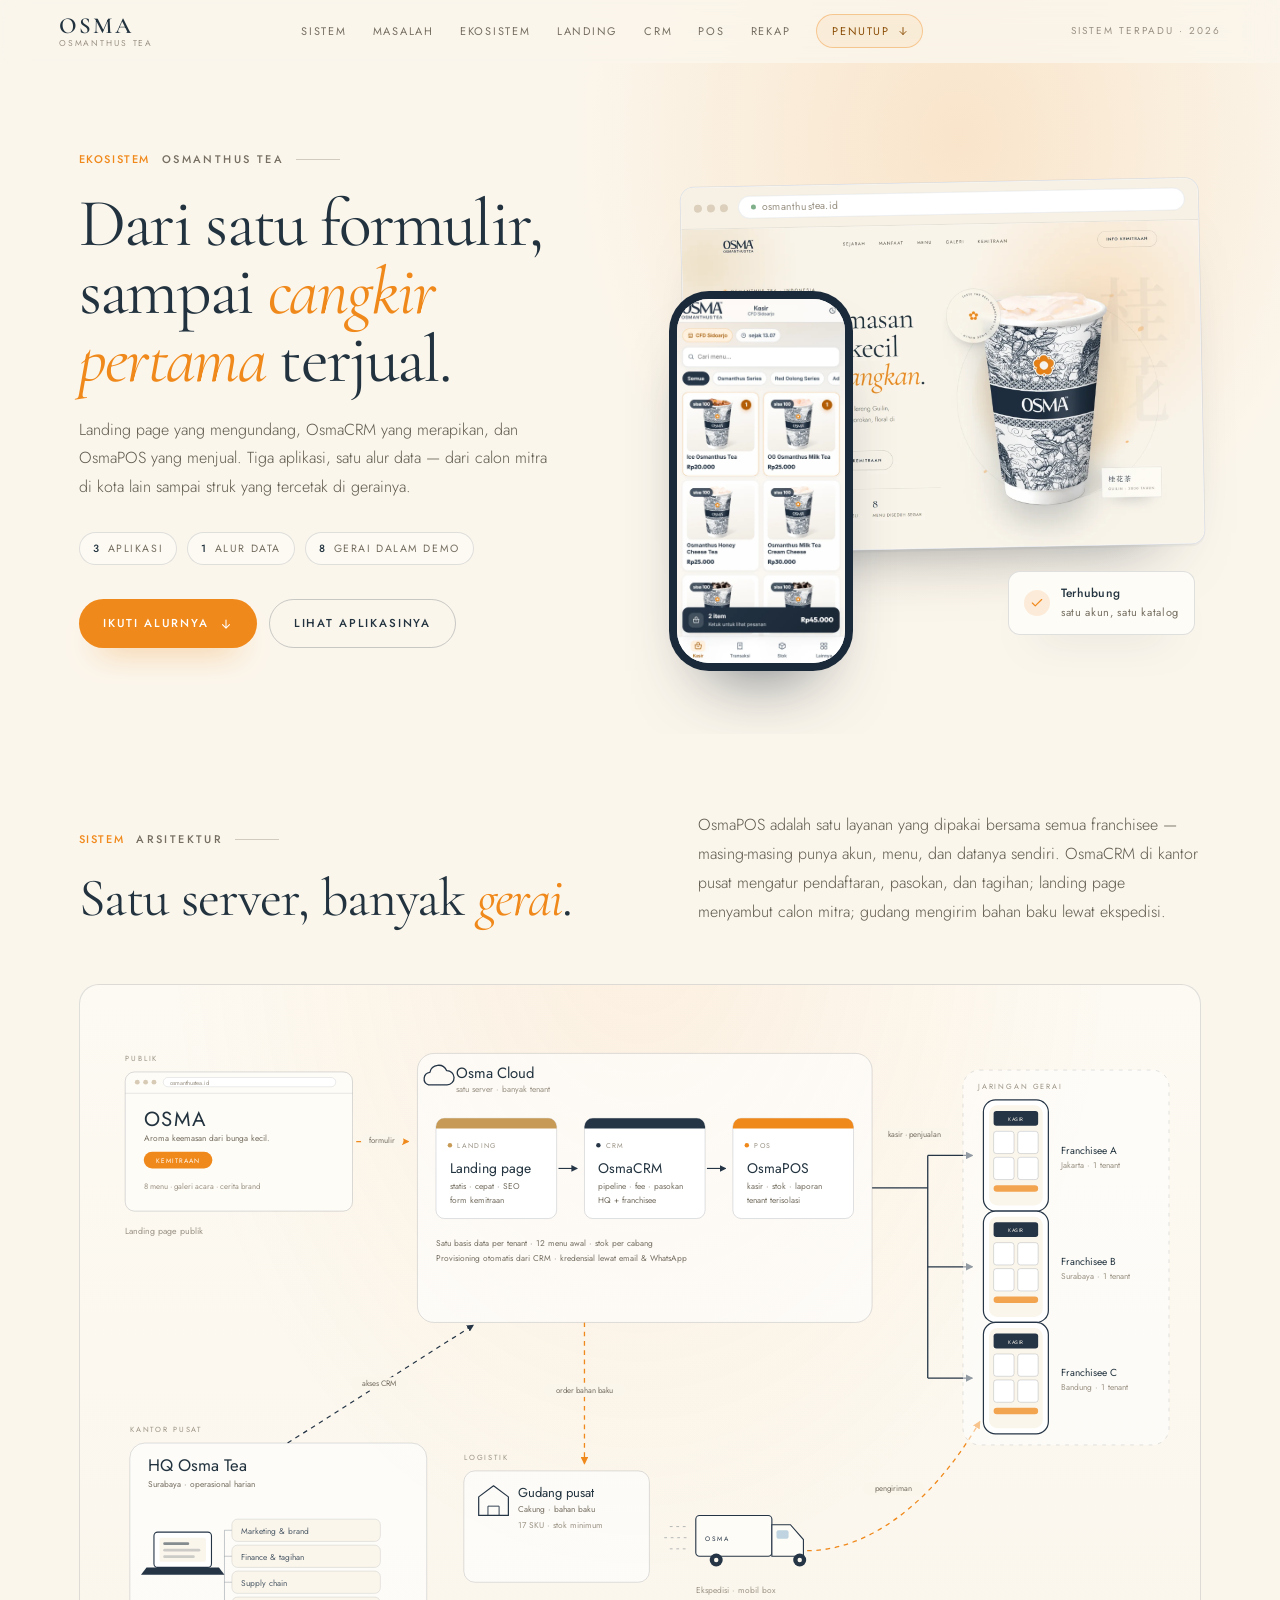
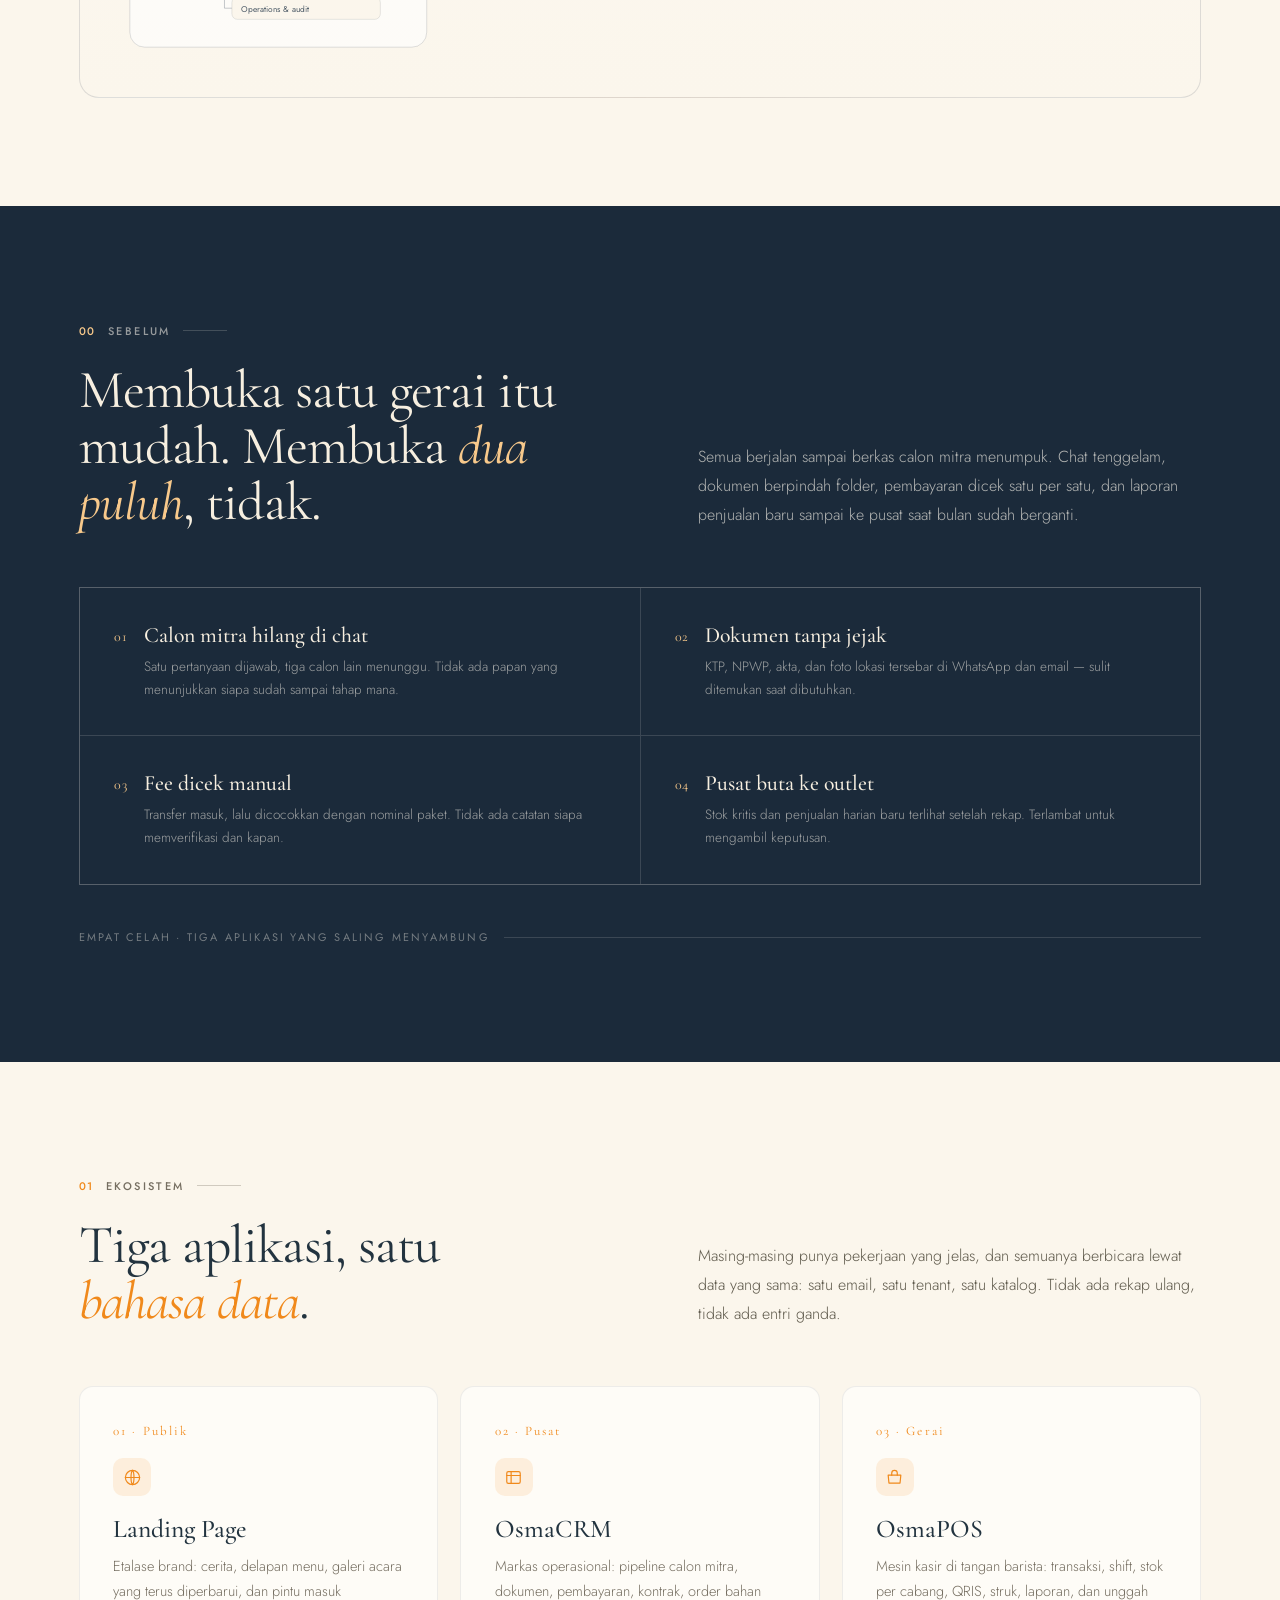
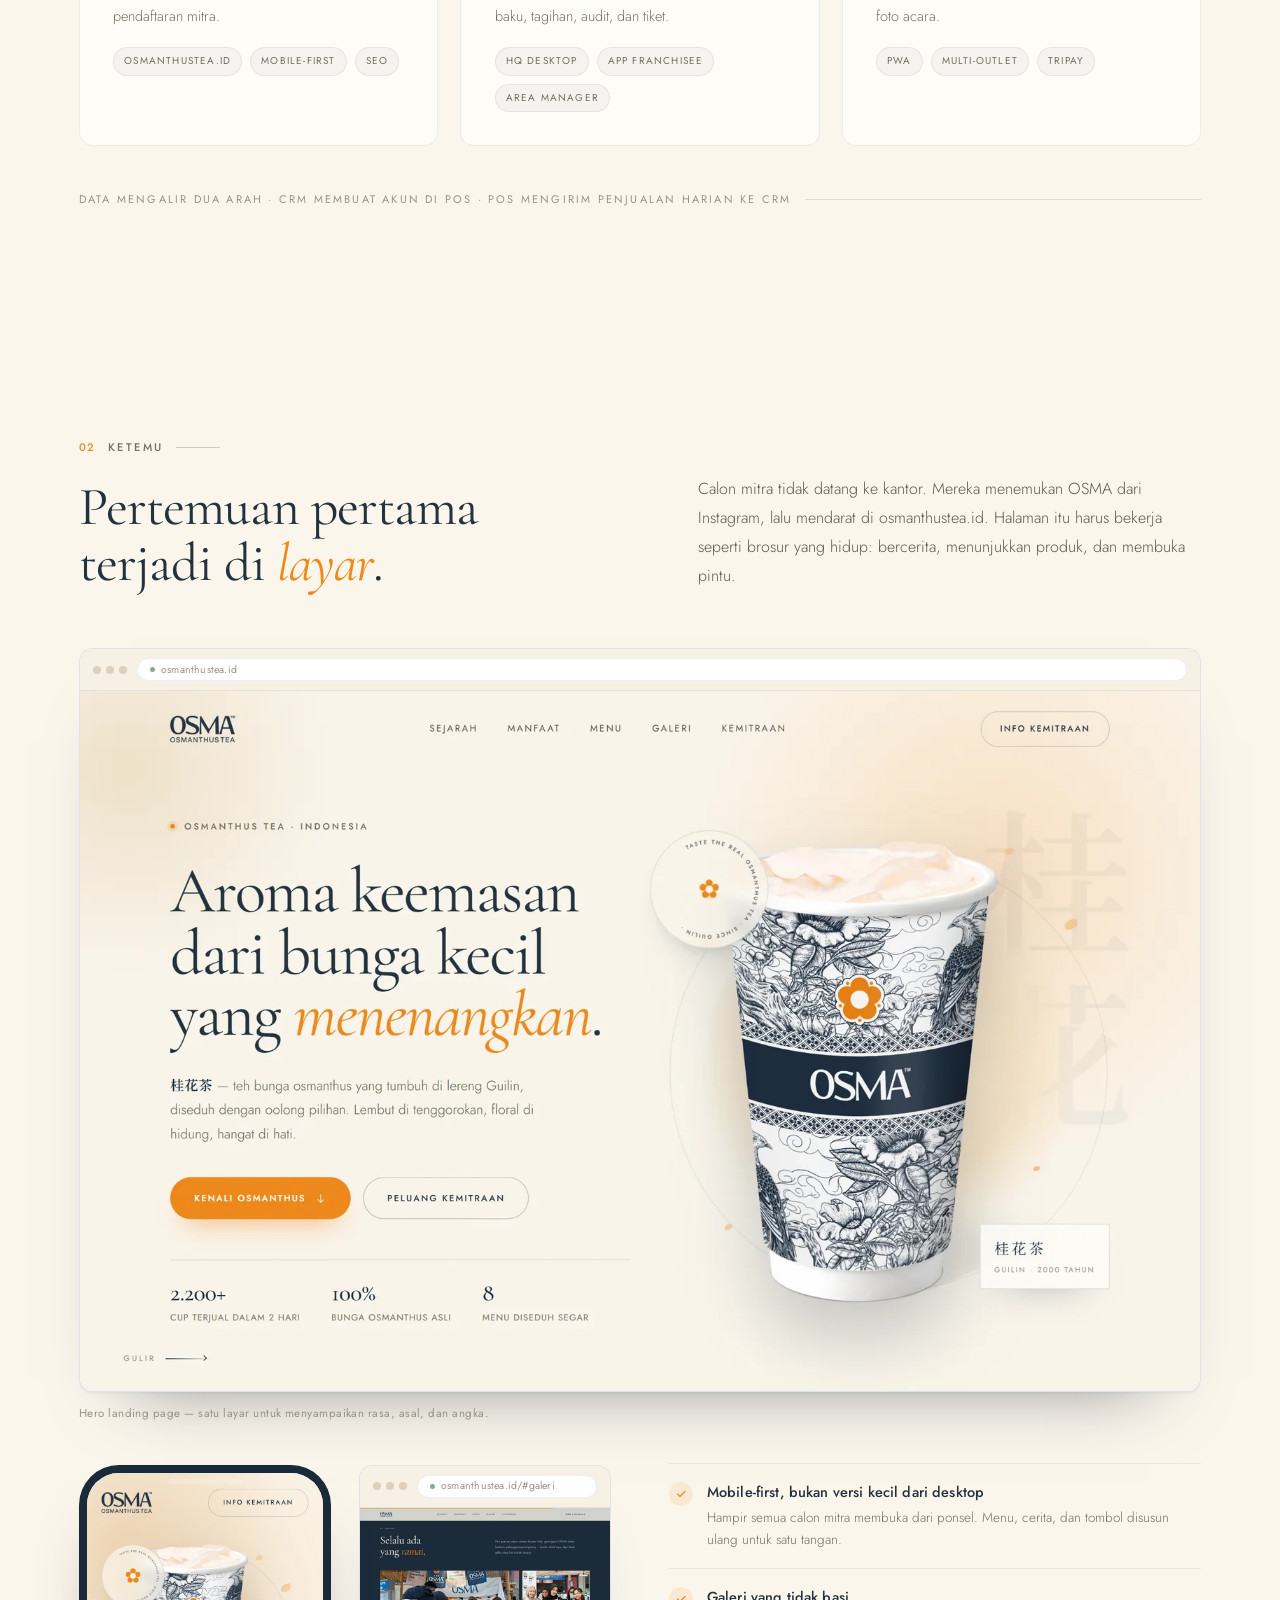
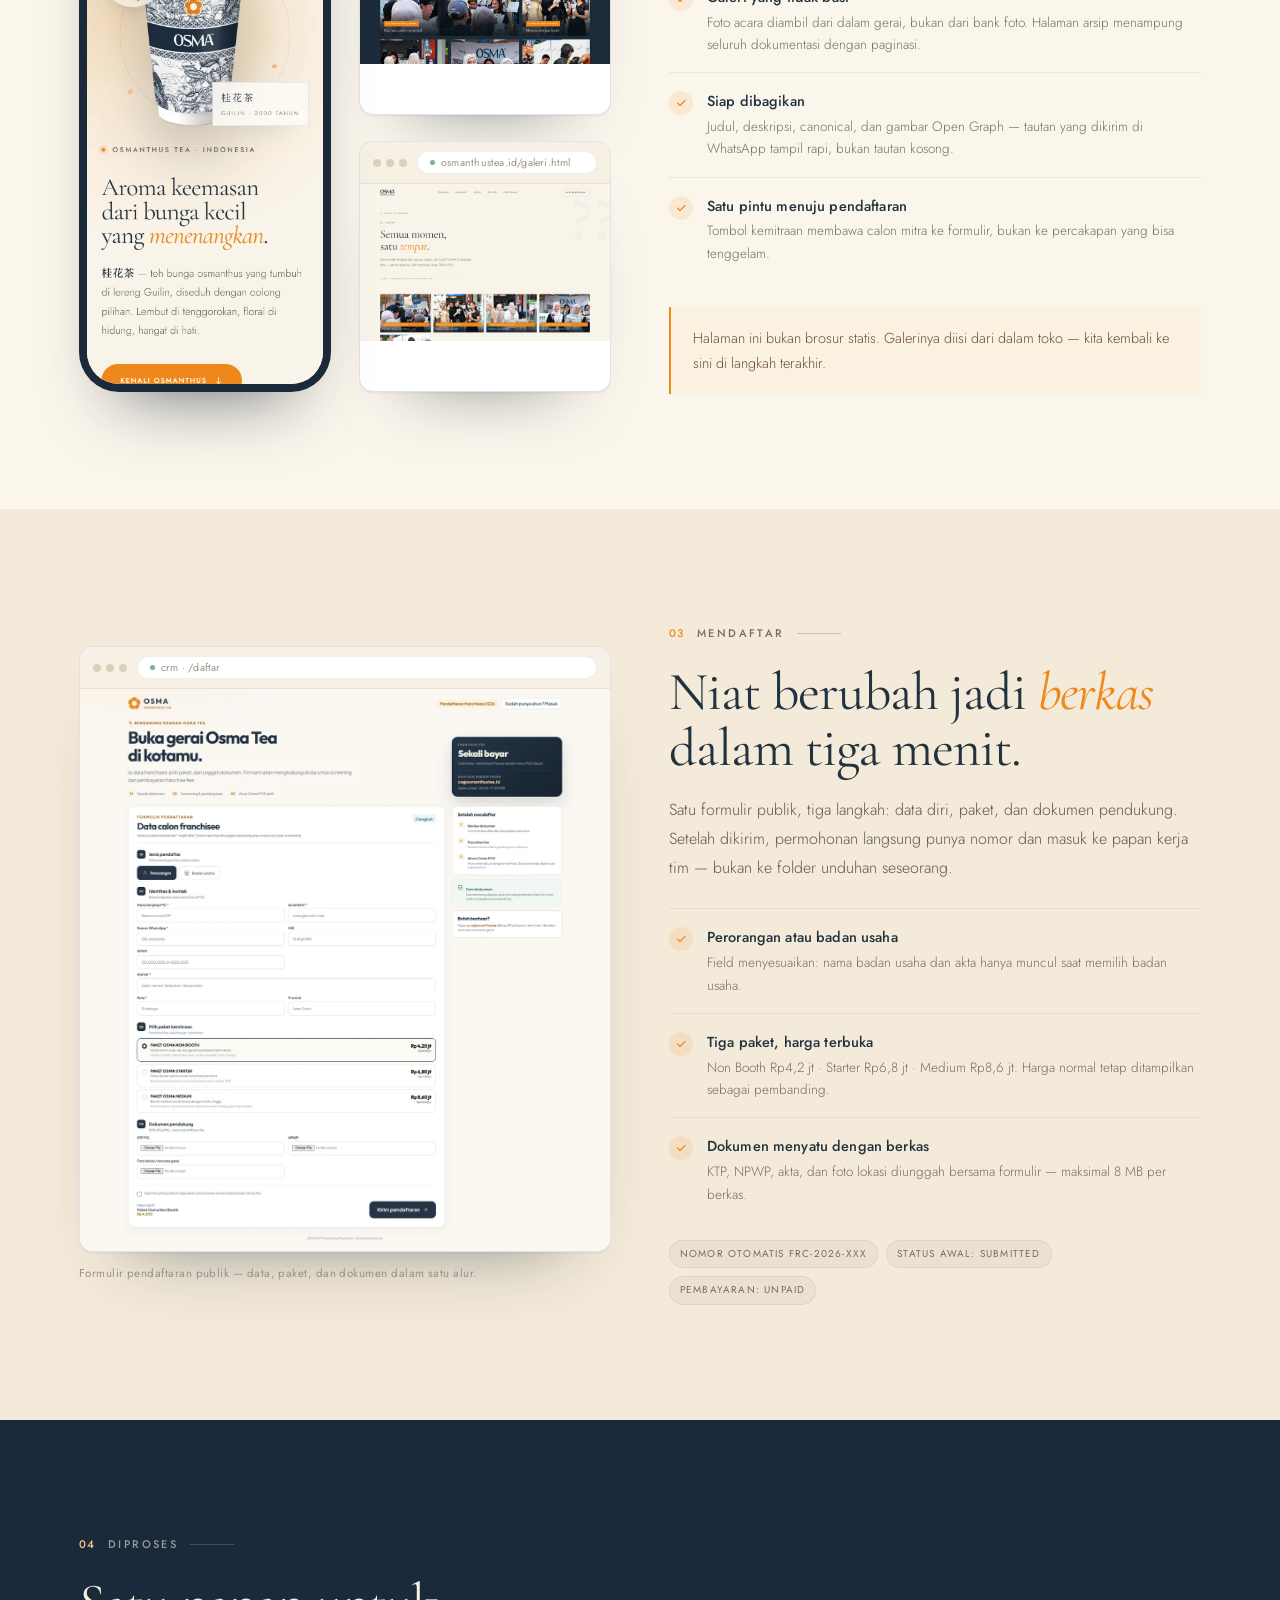
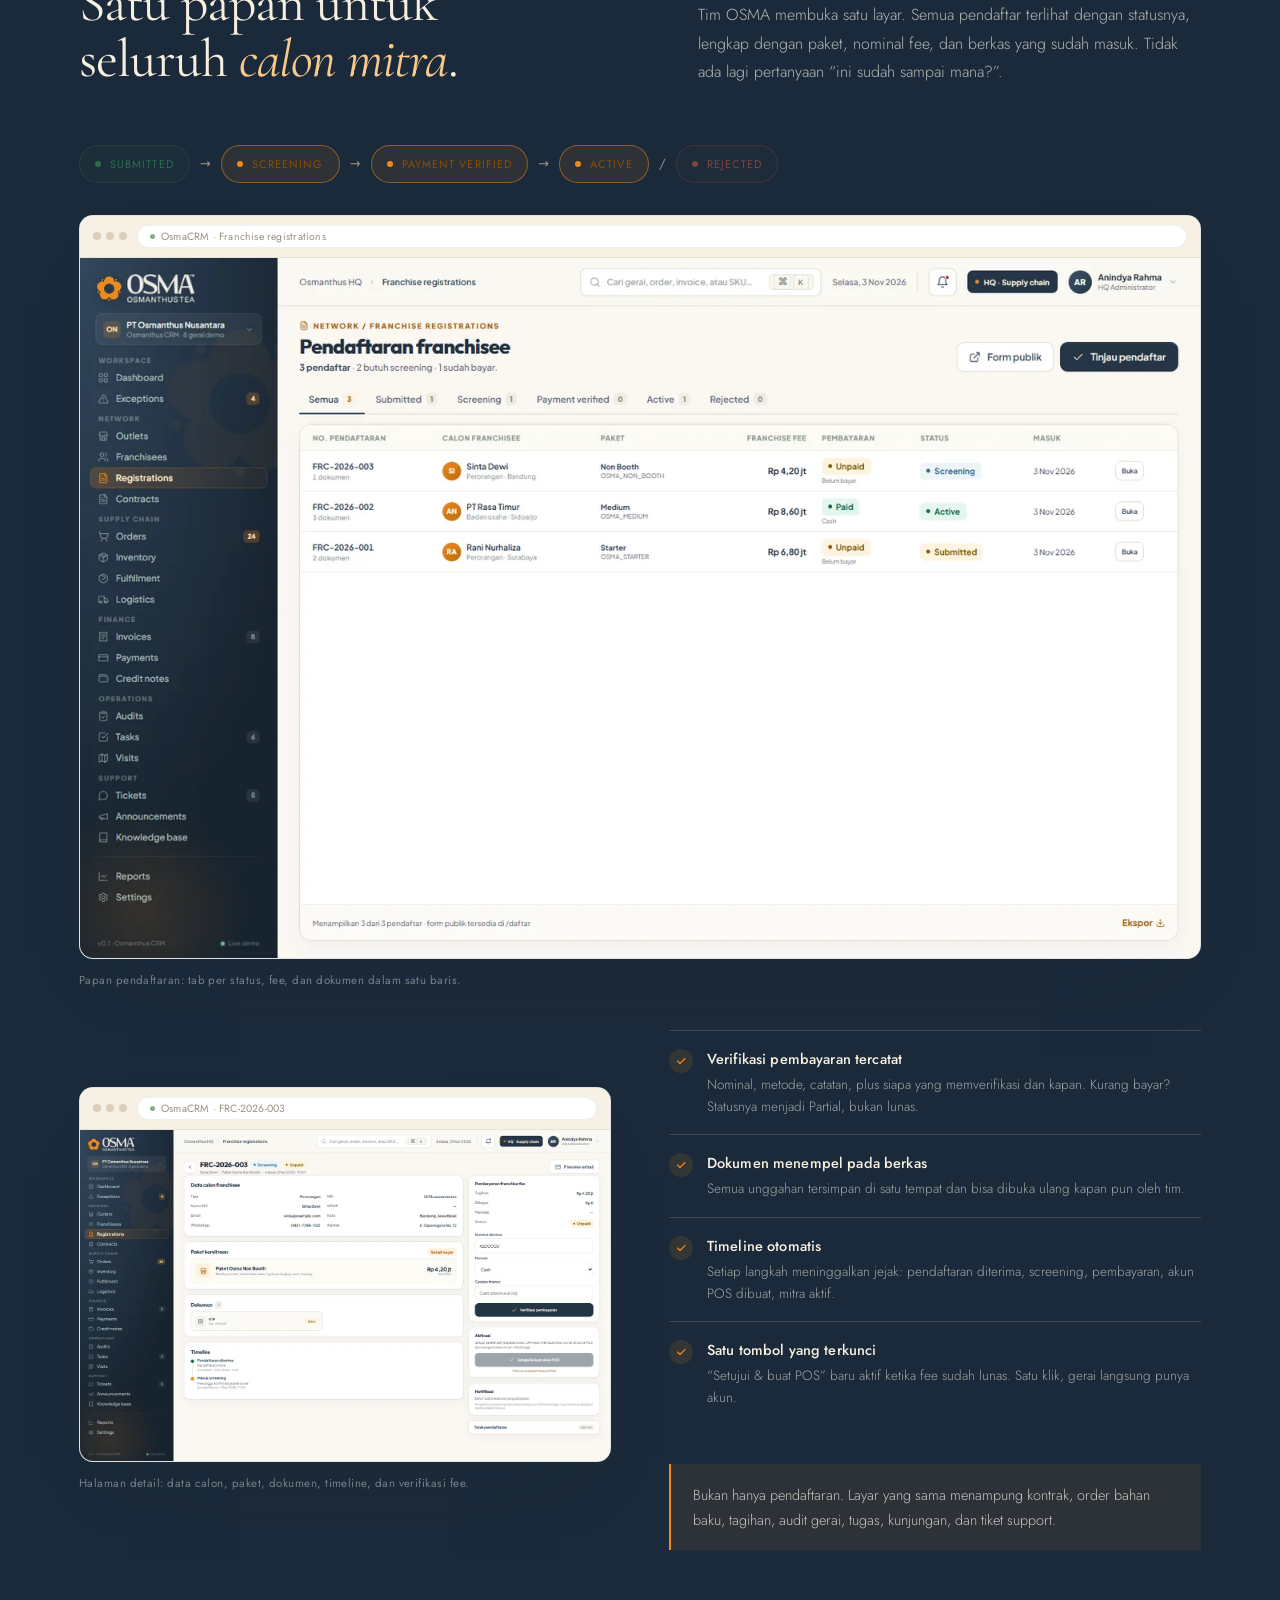
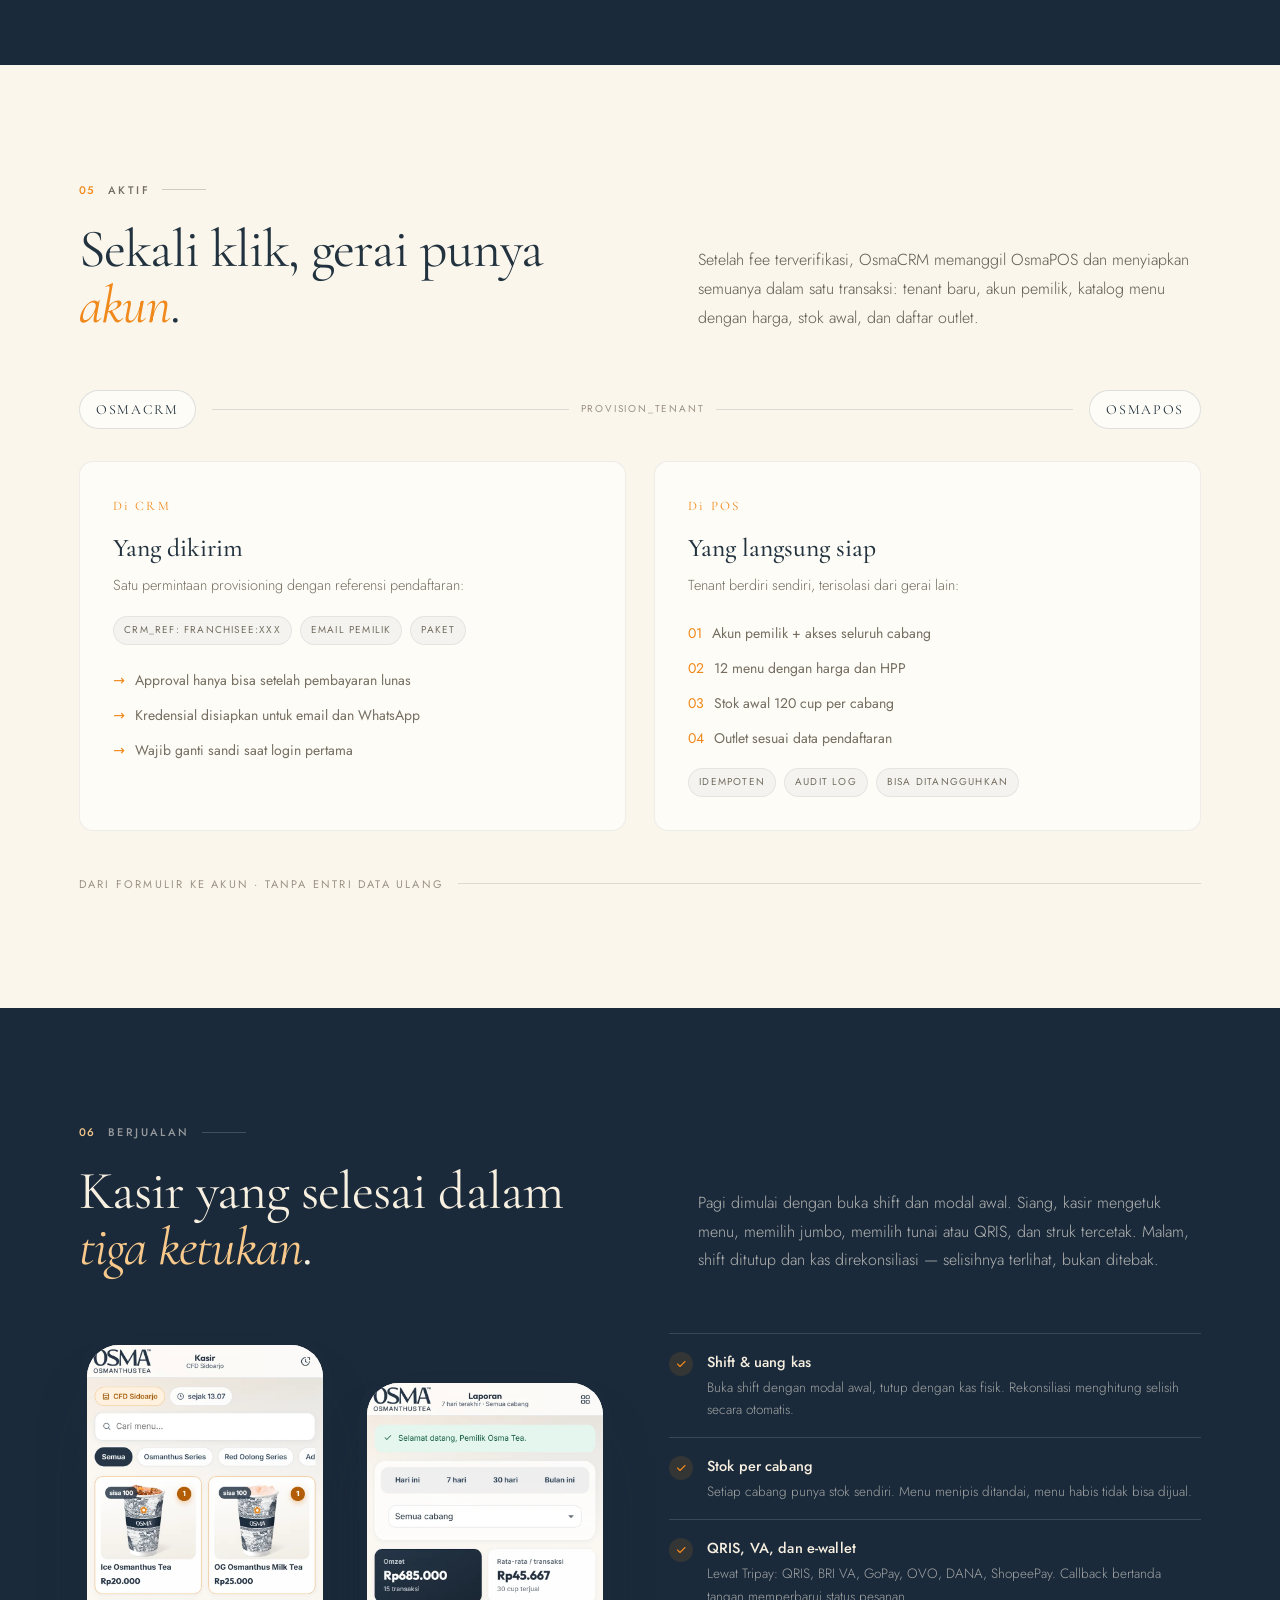
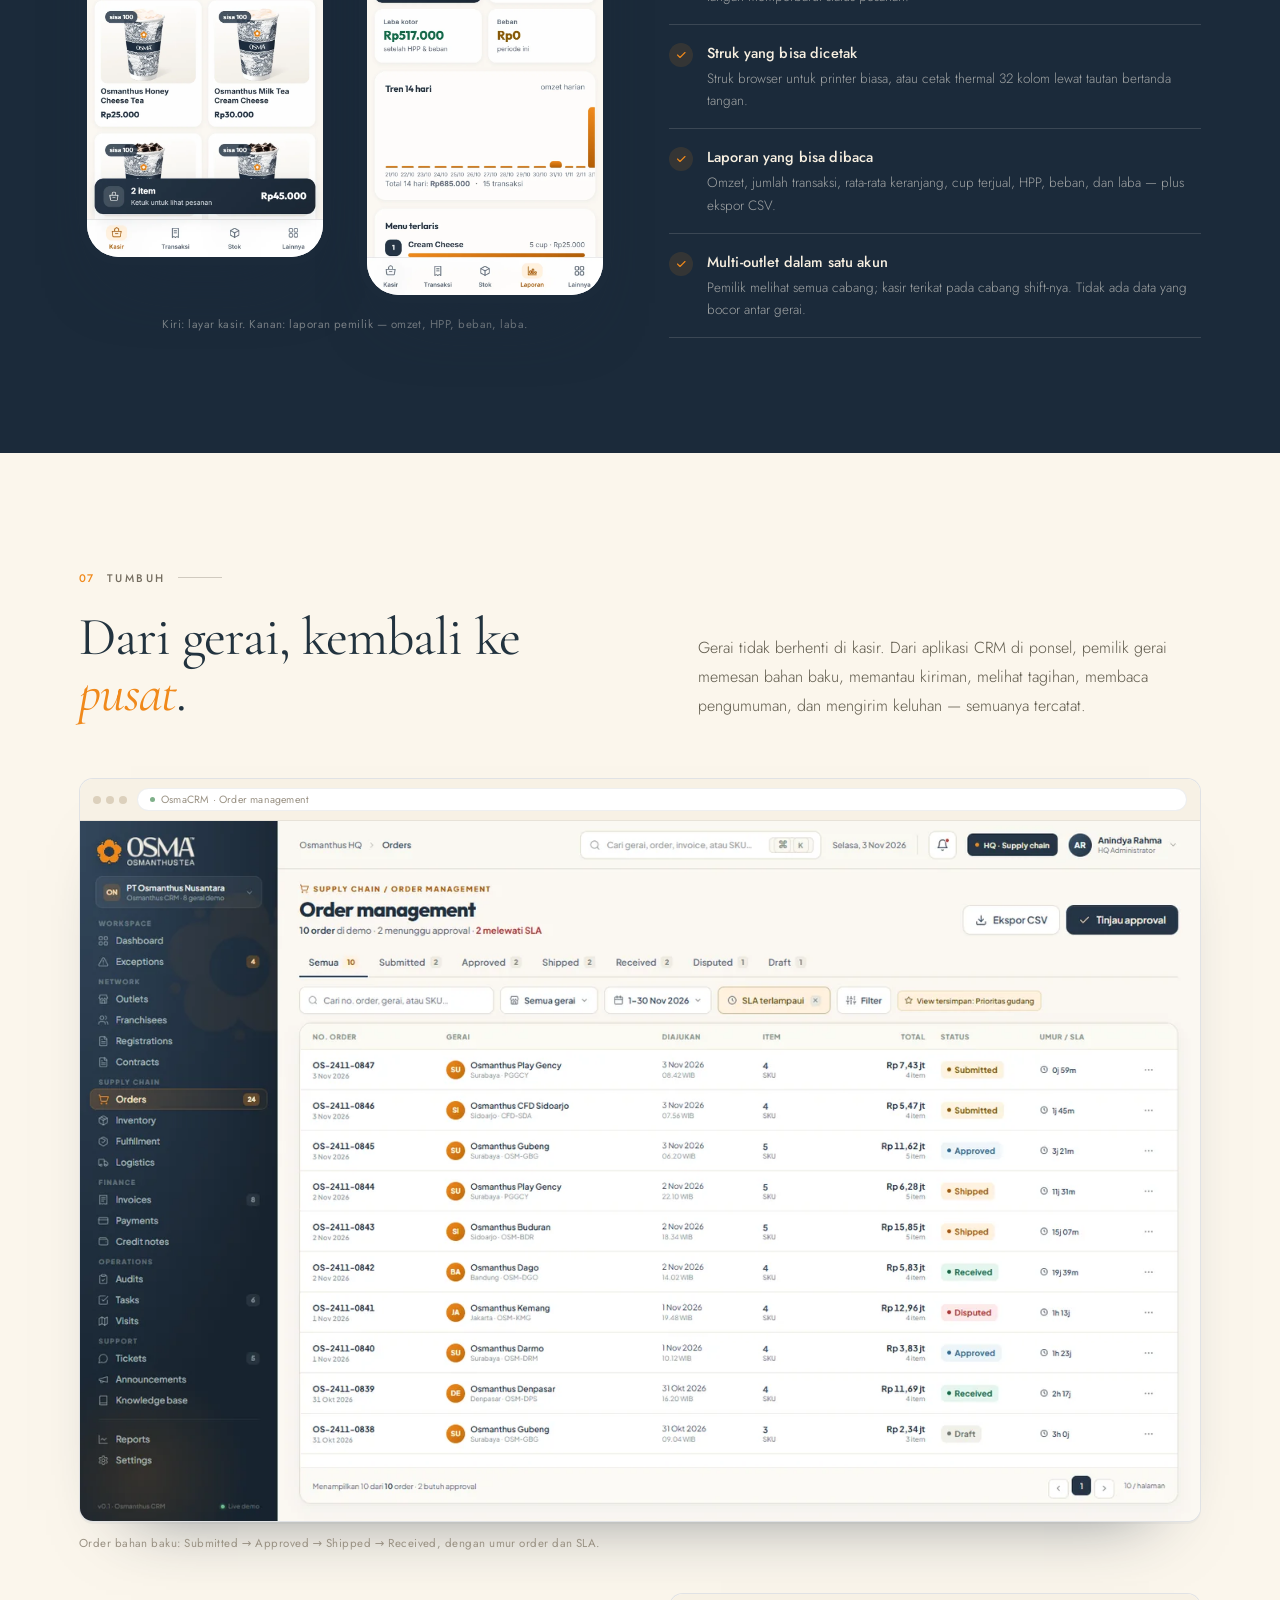
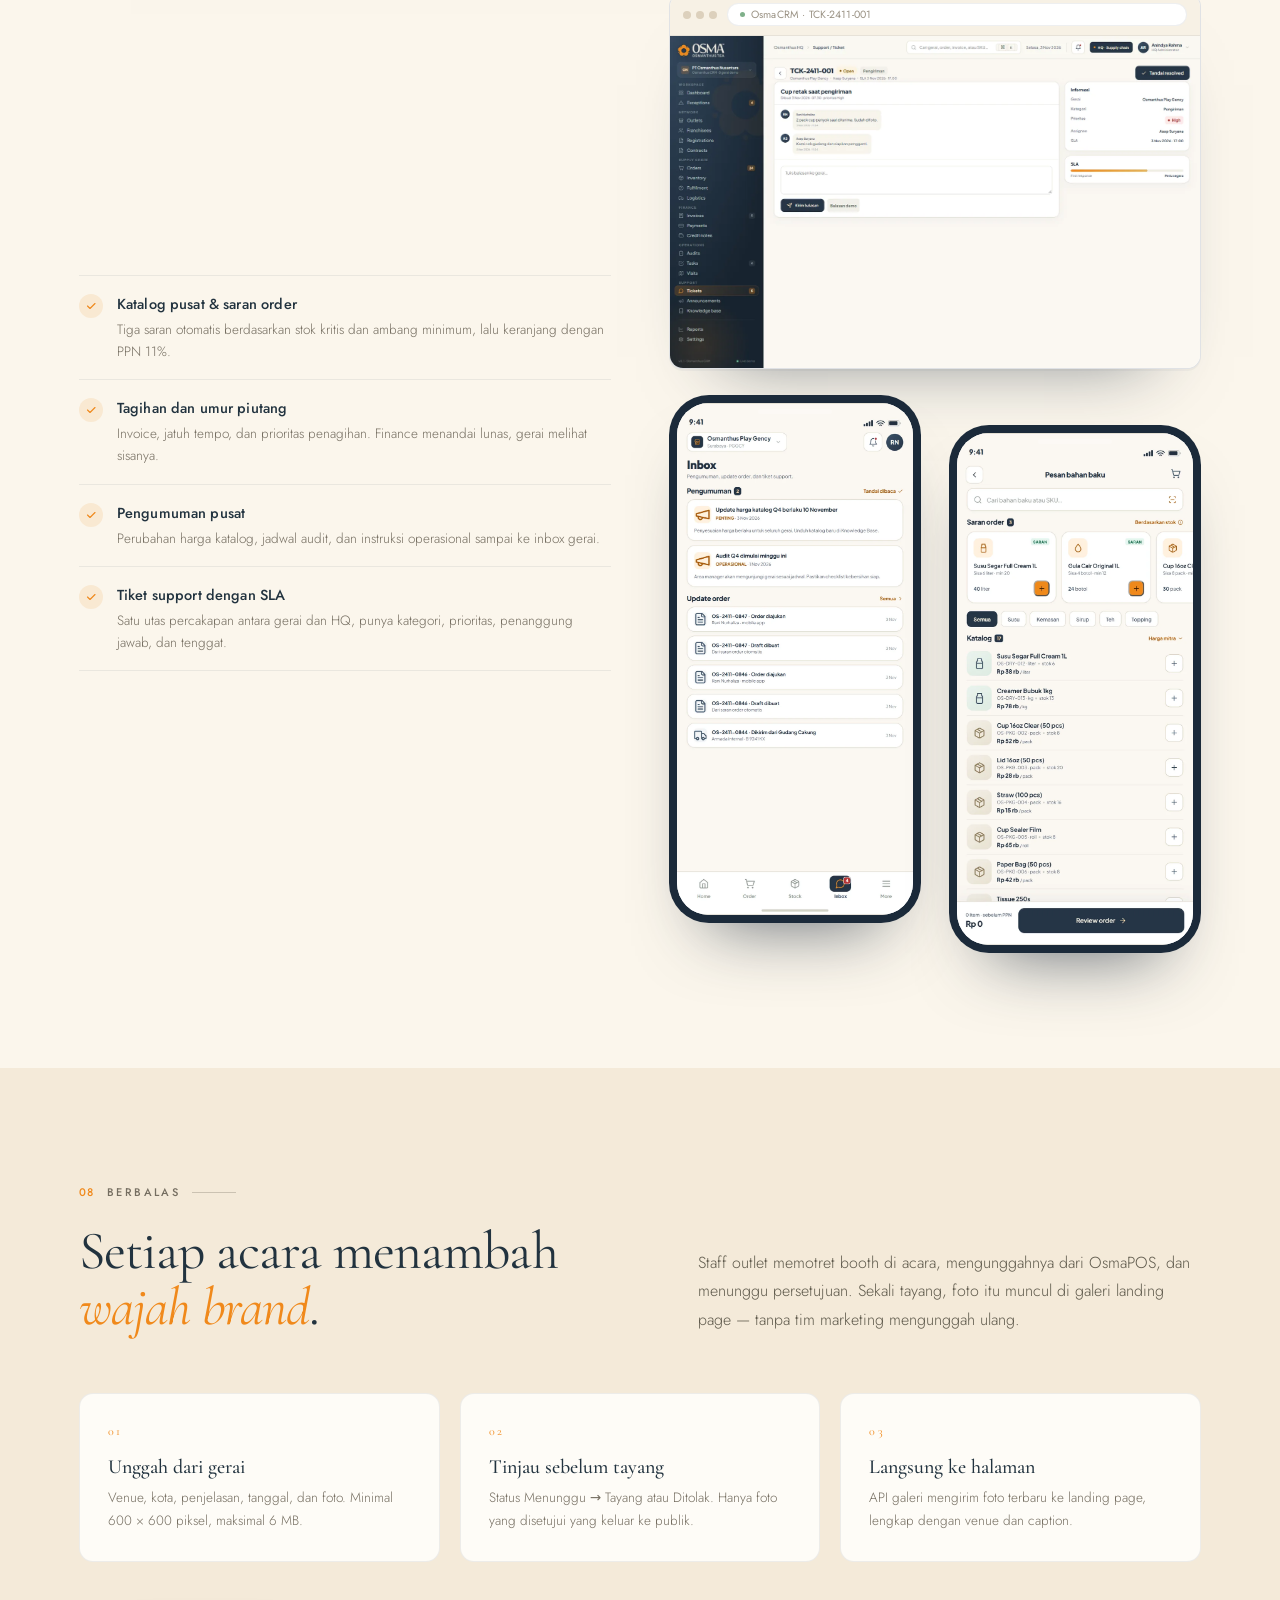
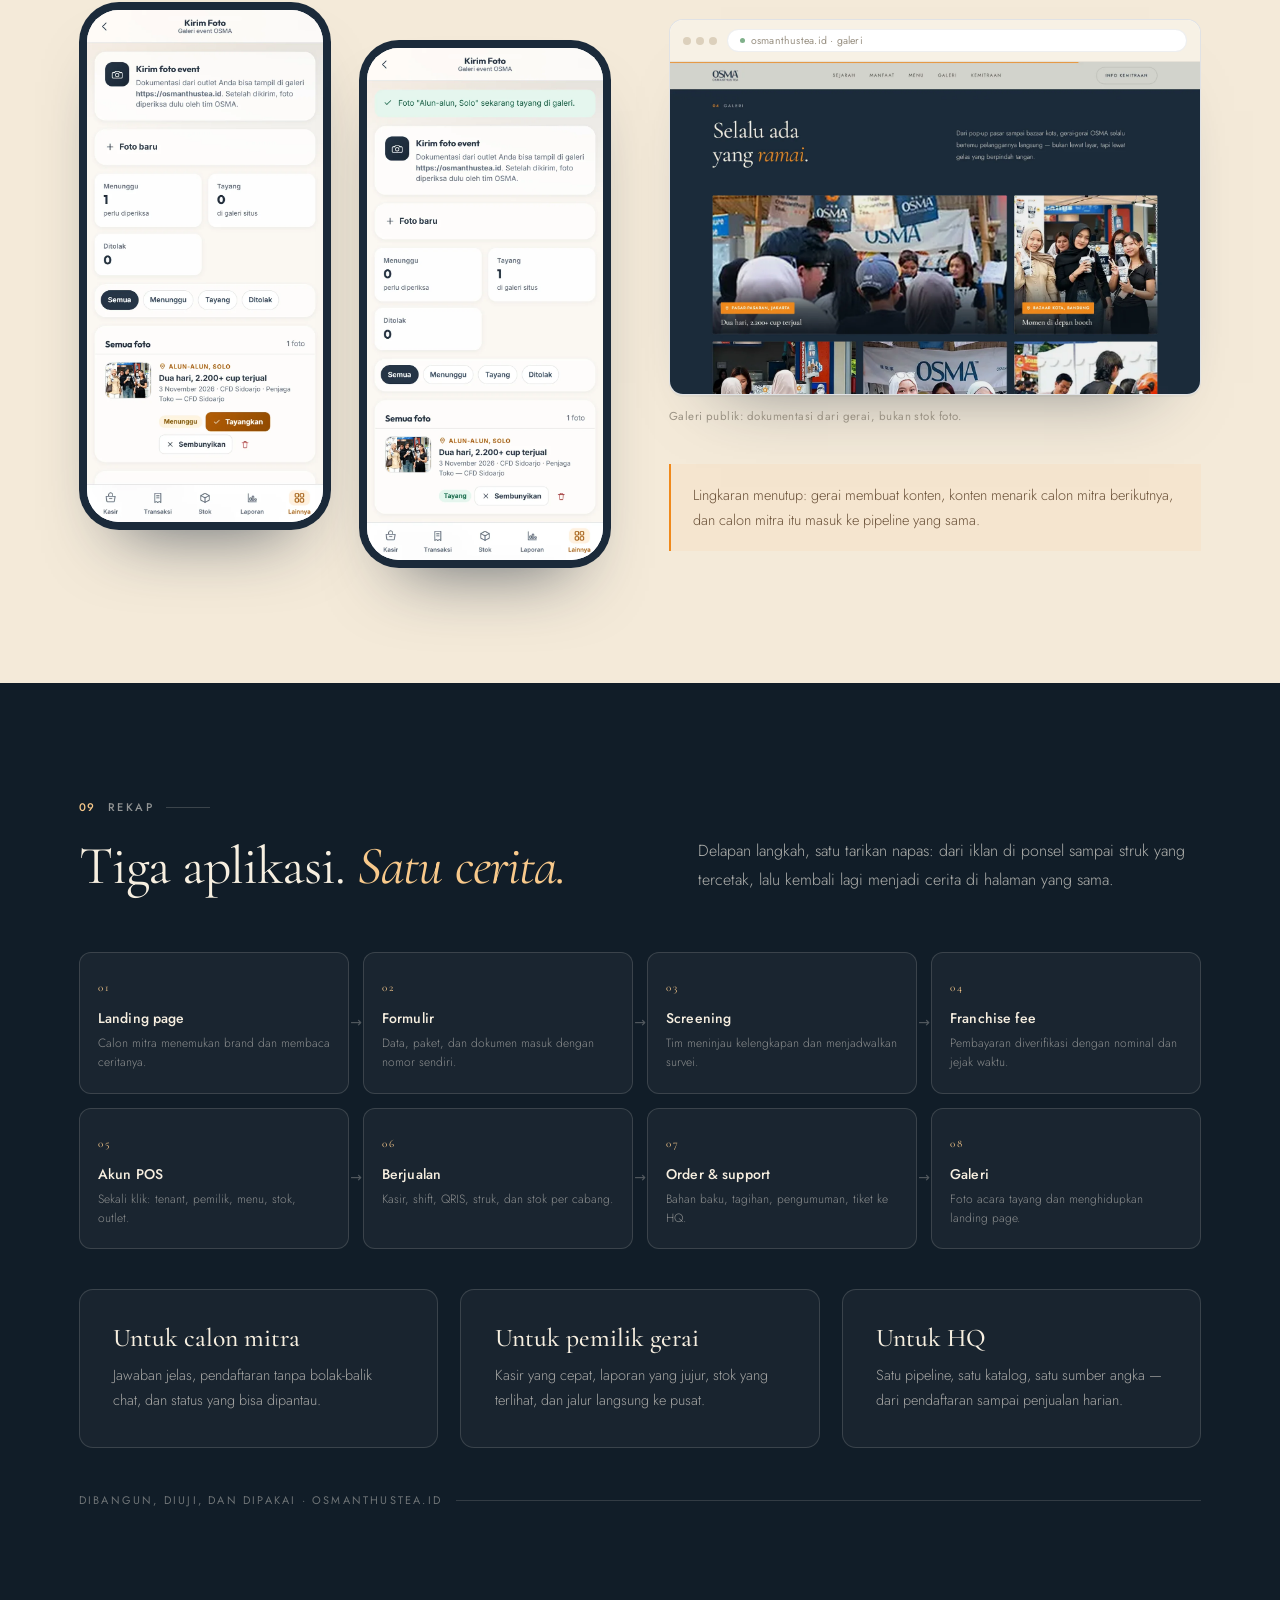
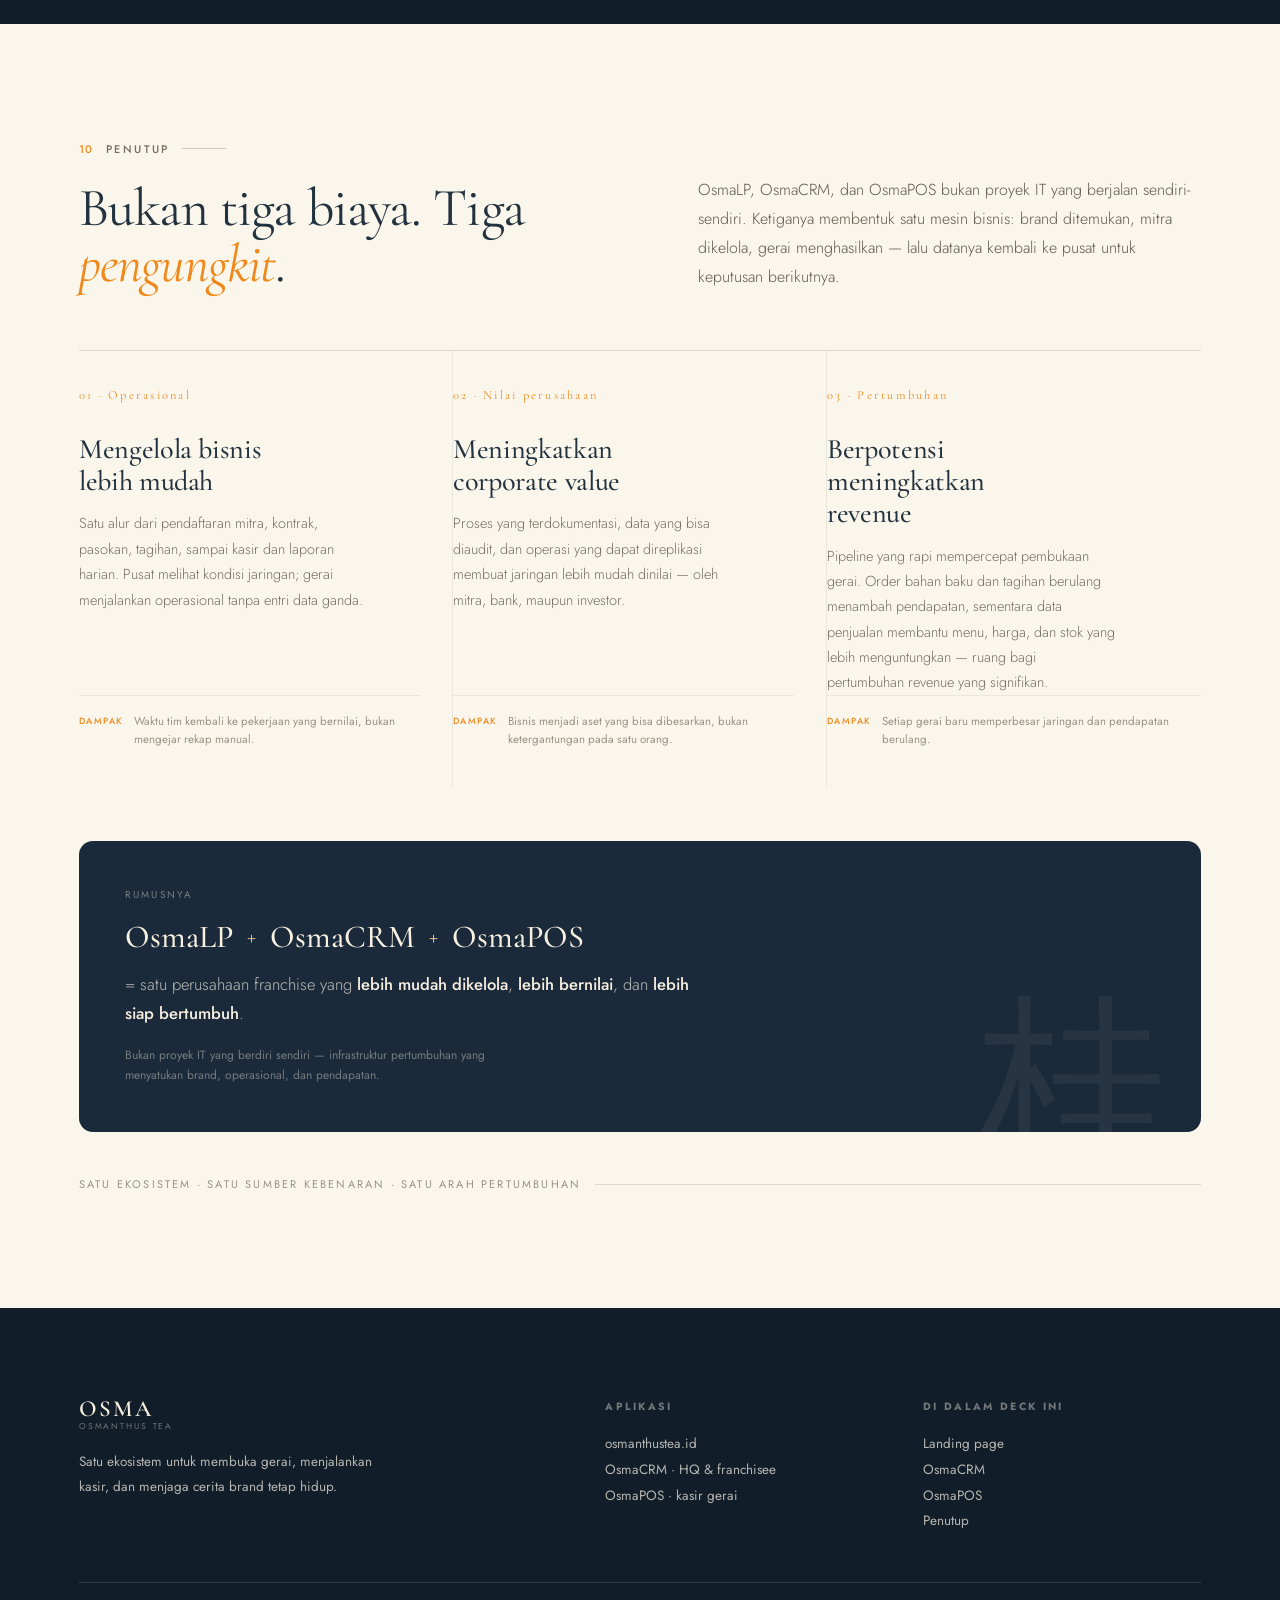
<file: presentasi/index.html>
<!doctype html>
<html lang="id">
<head>
<meta charset="utf-8">
<meta name="viewport" content="width=device-width, initial-scale=1">
<title>Ekosistem OSMA — Landing Page, OsmaCRM, OsmaPOS</title>
<meta name="description" content="Satu alur dari calon mitra di landing page, diproses di OsmaCRM, sampai berjualan di OsmaPOS — dan setiap acara gerai kembali menghidupkan galeri brand.">
<link rel="preconnect" href="https://fonts.googleapis.com">
<link rel="preconnect" href="https://fonts.gstatic.com" crossorigin>
<link href="https://fonts.googleapis.com/css2?family=Cormorant+Garamond:ital,wght@0,300;0,400;0,500;0,600;1,300;1,400;1,500&family=Jost:wght@300;400;500;600&display=swap" rel="stylesheet">
<style>
:root{
  --cream:#FBF6EC;
  --cream-2:#F4EAD9;
  --paper:#FEFCF7;
  --navy:#1B2A3A;
  --navy-2:#253546;
  --navy-deep:#111D28;
  --orange:#F0891B;
  --orange-soft:#F8C98B;
  --gold:#C79A56;
  --ink:#22333F;
  --muted:#756E61;
  --muted-2:#9A9284;
  --line:rgba(37,53,70,.14);
  --line-soft:rgba(37,53,70,.08);
  --line-light:rgba(251,246,236,.14);

  --serif:'Cormorant Garamond','Times New Roman',serif;
  --sans:'Jost',system-ui,-apple-system,'Segoe UI',sans-serif;

  --ease:cubic-bezier(.22,.61,.36,1);
  --pad:clamp(20px,4.6vw,64px);
  --max:1240px;
  --r:14px;
}

*,*::before,*::after{box-sizing:border-box}
html{scroll-behavior:smooth;-webkit-text-size-adjust:100%}
body{
  margin:0;background:var(--cream);color:var(--ink);
  font-family:var(--sans);font-size:17px;line-height:1.65;font-weight:400;
  -webkit-font-smoothing:antialiased;overflow-x:hidden;
}
img{max-width:100%;display:block}
a{color:inherit;text-decoration:none}
h1,h2,h3,h4,p,ul,ol,figure{margin:0}
ul,ol{padding:0;list-style:none}
::selection{background:var(--orange);color:#fff}
:focus-visible{outline:2px solid var(--orange);outline-offset:3px}

.wrap{width:100%;max-width:var(--max);margin:0 auto;padding:0 var(--pad)}
.section{position:relative;padding:clamp(72px,9vw,132px) 0}
section[id]{scroll-margin-top:86px}
.section--tight{padding:clamp(52px,6vw,84px) 0}
.dark{background:var(--navy);color:var(--cream)}
.dark-2{background:var(--navy-deep);color:var(--cream)}

/* ---------- progress + topbar ---------- */
.progress{position:fixed;top:0;left:0;right:0;height:2px;z-index:100;pointer-events:none}
.progress i{display:block;height:100%;width:100%;background:var(--orange);transform:scaleX(0);transform-origin:0 50%}
.topbar{
  position:fixed;top:0;left:0;right:0;z-index:90;
  display:flex;align-items:center;justify-content:space-between;gap:24px;
  padding:14px var(--pad);
  background:rgba(251,246,236,.82);backdrop-filter:blur(14px);
  border-bottom:1px solid transparent;transition:border-color .4s,background .4s;
}
.topbar.is-stuck{border-bottom-color:var(--line-soft);background:rgba(251,246,236,.94)}
.brand{display:flex;flex-direction:column;align-items:flex-start;gap:1px;font-family:var(--serif);line-height:1}
.brand b{font-size:23px;font-weight:600;letter-spacing:.09em;line-height:1}
.brand span{font-family:var(--sans);font-size:8.5px;font-weight:400;letter-spacing:.22em;text-transform:uppercase;color:var(--muted-2)}
.topnav{display:flex;align-items:center;gap:26px;font-size:11px;letter-spacing:.16em;text-transform:uppercase;color:var(--muted)}
.topnav a{transition:color .3s}
.topnav a:hover{color:var(--orange)}
.topnav .topnav__cta{
  display:inline-flex;align-items:center;gap:8px;
  padding:7px 13px 7px 15px;border-radius:999px;
  border:1px solid rgba(240,137,27,.38);
  background:rgba(240,137,27,.08);
  color:#8A4E07;letter-spacing:.14em;
  transition:background .35s var(--ease),color .35s var(--ease),border-color .35s var(--ease),transform .35s var(--ease);
}
.topnav .topnav__cta svg{
  width:12px;height:12px;fill:none;stroke:currentColor;stroke-width:1.9;
  stroke-linecap:round;stroke-linejoin:round;
  transition:transform .35s var(--ease);
}
.topnav .topnav__cta:hover{
  background:var(--orange);border-color:var(--orange);color:var(--navy-deep);
  transform:translateY(-1px);
}
.topnav .topnav__cta:hover svg{transform:translateY(2px)}
.topmeta{font-size:10px;letter-spacing:.2em;text-transform:uppercase;color:var(--muted-2)}
@media (max-width:820px){.topnav,.topmeta{display:none}}
@media (max-width:1180px){.topmeta{display:none}}

/* ---------- type ---------- */
.eyebrow{
  display:flex;align-items:center;gap:12px;
  font-size:11px;font-weight:500;letter-spacing:.22em;text-transform:uppercase;
  color:var(--muted);margin-bottom:22px;
}
.eyebrow b{color:var(--orange);font-weight:500;letter-spacing:.14em}
.eyebrow::after{content:'';width:44px;height:1px;background:currentColor;opacity:.32}
.dark .eyebrow{color:rgba(251,246,236,.55)}
.dark .eyebrow b{color:var(--orange-soft)}

h2.title{
  font-family:var(--serif);font-weight:400;
  font-size:clamp(33px,4.2vw,58px);line-height:1.04;letter-spacing:-.018em;
  max-width:19ch;
}
.title em{font-style:italic;color:var(--orange)}
.dark .title{color:#F7EFE0}
.dark .title em{color:var(--orange-soft)}
.lead{
  font-size:clamp(15.5px,1.25vw,18px);line-height:1.8;color:#5F5A4C;
  font-weight:300;max-width:64ch;
}
.dark .lead{color:rgba(251,246,236,.68)}
.step-head{display:grid;grid-template-columns:1.05fr .95fr;gap:clamp(24px,5vw,72px);align-items:end;margin-bottom:clamp(34px,4.5vw,58px)}
@media (max-width:900px){.step-head{grid-template-columns:1fr;align-items:start}}

.small{font-size:12.5px;line-height:1.7;color:var(--muted-2);letter-spacing:.01em}
.dark .small{color:rgba(251,246,236,.45)}

/* ---------- hero ---------- */
.hero{position:relative;padding:clamp(112px,12vw,150px) 0 clamp(56px,7vw,86px);overflow:hidden}
.hero::before{
  content:'';position:absolute;inset:-30% -10% auto 40%;height:900px;
  background:radial-gradient(ellipse at 50% 40%,rgba(240,137,27,.16),rgba(240,137,27,0) 62%);
  pointer-events:none;
}
.hero-grid{display:grid;grid-template-columns:1.02fr .98fr;gap:clamp(30px,5vw,64px);align-items:center;position:relative}
@media (max-width:980px){.hero-grid{grid-template-columns:1fr}}
.hero h1{
  font-family:var(--serif);font-weight:400;
  font-size:clamp(40px,5.3vw,74px);line-height:1.0;letter-spacing:-.025em;
  margin-bottom:22px;max-width:15ch;
}
.hero h1 em{font-style:italic;color:var(--orange)}
.hero .lead{max-width:52ch;margin-bottom:30px}
.hero-meta{display:flex;flex-wrap:wrap;gap:10px;margin-bottom:34px}
.pill{
  display:inline-flex;align-items:center;gap:8px;
  font-size:10.5px;letter-spacing:.15em;text-transform:uppercase;color:var(--muted);
  padding:7px 13px;border:1px solid var(--line);border-radius:999px;background:rgba(254,252,247,.7);
}
.pill b{color:var(--ink);font-weight:500;letter-spacing:.06em}
.hero-actions{display:flex;flex-wrap:wrap;gap:12px}
.btn{
  display:inline-flex;align-items:center;gap:10px;
  padding:14px 24px;border-radius:999px;font-size:11.5px;font-weight:500;
  letter-spacing:.16em;text-transform:uppercase;
  transition:transform .4s var(--ease),box-shadow .4s var(--ease),background .4s,color .4s,border-color .4s;
}
.btn:hover{transform:translateY(-2px)}
.btn--solid{background:var(--orange);color:#fff;box-shadow:0 18px 32px -20px rgba(240,137,27,.9)}
.btn--solid:hover{box-shadow:0 22px 40px -20px rgba(240,137,27,.95)}
.btn--ghost{border:1px solid rgba(37,53,70,.24);color:var(--ink)}
.btn--ghost:hover{border-color:var(--orange);color:var(--orange)}
.btn svg{width:14px;height:14px;fill:none;stroke:currentColor;stroke-width:1.8;stroke-linecap:round;stroke-linejoin:round}

/* hero visual */
.hero-visual{position:relative;padding:10px 0 78px;max-width:620px;margin-left:auto;width:100%}
.hero-browser{position:relative;z-index:1;transform:rotate(-1.1deg)}
.hero-visual .hero-phone{
  position:absolute;left:-14px;bottom:-44px;z-index:3;
  width:min(184px,42%);
}
@media (max-width:560px){
  .hero-phone{width:40%;right:0;bottom:-8px}
}
.float-card{
  position:absolute;right:6px;bottom:-8px;z-index:4;
  background:var(--paper);border:1px solid var(--line);border-radius:12px;
  padding:12px 15px;box-shadow:0 24px 40px -30px rgba(27,42,58,.55);
  display:flex;align-items:center;gap:11px;font-size:11px;letter-spacing:.06em;color:var(--muted);
  max-width:220px;
}
.float-card i{
  width:26px;height:26px;border-radius:50%;background:rgba(240,137,27,.14);color:var(--orange);
  display:grid;place-items:center;flex:none;
}
.float-card i svg{width:14px;height:14px;fill:none;stroke:currentColor;stroke-width:2;stroke-linecap:round;stroke-linejoin:round}
.float-card b{display:block;color:var(--ink);font-weight:500;font-size:12px;letter-spacing:.02em}
@media (max-width:700px){.float-card{display:none}}

/* ---------- browser + phone frames ---------- */
.browser{
  background:#fff;border:1px solid var(--line);border-radius:var(--r);overflow:hidden;
  box-shadow:0 40px 70px -52px rgba(27,42,58,.6),0 2px 0 rgba(37,53,70,.04);
}
.browser__bar{display:flex;align-items:center;gap:10px;padding:9px 13px;background:#F7F1E5;border-bottom:1px solid var(--line-soft)}
.browser__dots{display:flex;gap:5px;flex:none}
.browser__dots i{width:8px;height:8px;border-radius:50%;background:#DCD0BC}
.browser__url{
  flex:1;min-width:0;height:23px;border-radius:999px;background:#fff;border:1px solid var(--line-soft);
  font-size:10.5px;color:var(--muted-2);display:flex;align-items:center;gap:6px;padding:0 12px;
  letter-spacing:.02em;white-space:nowrap;overflow:hidden;
}
.browser__url i{width:5px;height:5px;border-radius:50%;background:#7FB08A;flex:none}
.browser img{width:100%;height:auto}

.phone{
  width:min(322px,100%);background:var(--navy);border-radius:40px;padding:8px;
  box-shadow:0 40px 70px -40px rgba(27,42,58,.7);position:relative;
}
.phone::after{
  content:'';position:absolute;left:50%;top:14px;transform:translateX(-50%);
  width:74px;height:5px;border-radius:999px;background:rgba(255,255,255,.18);z-index:2;
}
.phone img{width:100%;height:auto;border-radius:32px;aspect-ratio:760/1647;object-fit:cover;object-position:top center;background:#fff}
.phone--tall img{aspect-ratio:760/1647}

/* ---------- cards / grids ---------- */
.grid-2{display:grid;grid-template-columns:1fr 1fr;gap:clamp(16px,2.6vw,28px)}
.grid-3{display:grid;grid-template-columns:repeat(3,1fr);gap:clamp(14px,2vw,22px)}
@media (max-width:900px){.grid-3{grid-template-columns:1fr 1fr}}
@media (max-width:700px){.grid-2,.grid-3{grid-template-columns:1fr}}

.card{
  background:var(--paper);border:1px solid var(--line-soft);border-radius:var(--r);
  padding:clamp(22px,2.6vw,34px);position:relative;overflow:hidden;
  transition:transform .5s var(--ease),box-shadow .5s var(--ease),border-color .5s;
}
.card:hover{transform:translateY(-4px);box-shadow:0 30px 50px -44px rgba(27,42,58,.55);border-color:var(--line)}
.card h3{font-family:var(--serif);font-size:clamp(21px,2vw,26px);font-weight:500;line-height:1.18;margin-bottom:10px}
.card p{font-size:14.5px;line-height:1.72;color:var(--muted);font-weight:300}
.card__num{
  font-family:var(--serif);font-size:13px;letter-spacing:.16em;color:var(--orange);
  display:block;margin-bottom:16px;
}
.card__icon{
  width:38px;height:38px;border-radius:10px;background:rgba(240,137,27,.12);color:var(--orange);
  display:grid;place-items:center;margin-bottom:18px;flex:none;
}
.card__icon svg{width:19px;height:19px;fill:none;stroke:currentColor;stroke-width:1.5;stroke-linecap:round;stroke-linejoin:round}
.dark .card{background:rgba(255,255,255,.035);border-color:var(--line-light)}
.dark .card h3{color:#F7EFE0}
.dark .card p{color:rgba(251,246,236,.62)}
.dark .card:hover{border-color:rgba(251,246,236,.26);box-shadow:0 30px 60px -50px #000}

.tagrow{display:flex;flex-wrap:wrap;gap:8px;margin-top:18px}
.tag{
  font-size:10px;letter-spacing:.12em;text-transform:uppercase;color:var(--muted);
  padding:5px 10px;border-radius:999px;background:rgba(37,53,70,.045);border:1px solid var(--line-soft);
}
.dark .tag{color:rgba(251,246,236,.62);background:rgba(255,255,255,.05);border-color:var(--line-light)}

/* pain list */
.pain-grid{display:grid;grid-template-columns:repeat(2,1fr);gap:1px;background:var(--line-light);border:1px solid var(--line-light);margin-top:clamp(30px,4vw,50px)}
.pain{background:var(--navy);padding:clamp(22px,2.8vw,34px);display:flex;gap:16px;align-items:flex-start}
.pain i{
  font-family:var(--serif);font-style:normal;font-size:14px;color:var(--orange-soft);
  letter-spacing:.06em;flex:none;padding-top:3px;
}
.pain h3{font-family:var(--serif);font-size:clamp(19px,1.7vw,23px);font-weight:500;color:#F7EFE0;margin-bottom:7px;line-height:1.22}
.pain p{font-size:13.5px;line-height:1.7;color:rgba(251,246,236,.58);font-weight:300}
@media (max-width:760px){.pain-grid{grid-template-columns:1fr}}

/* pipeline */
.pipeline{display:flex;flex-wrap:wrap;align-items:center;gap:10px;margin-top:26px}
.step{
  display:inline-flex;align-items:center;gap:9px;
  padding:9px 15px;border-radius:999px;border:1px solid var(--line);
  font-size:11px;letter-spacing:.1em;text-transform:uppercase;color:var(--muted);background:var(--paper);
}
.step b{width:6px;height:6px;border-radius:50%;background:var(--muted-2);flex:none}
.step.is-on{border-color:rgba(240,137,27,.5);color:#8A4E07;background:rgba(240,137,27,.09)}
.step.is-on b{background:var(--orange)}
.step.is-done{color:#2E6B4F;border-color:rgba(46,107,79,.3);background:rgba(46,107,79,.07)}
.step.is-done b{background:#2E6B4F}
.step.is-off{opacity:.75;color:#9B5145;border-color:rgba(155,81,69,.35);background:rgba(155,81,69,.06)}
.step.is-off b{background:#9B5145}
.pipeline .arrow{color:var(--muted-2);font-size:13px;line-height:1}
@media (max-width:640px){.pipeline .arrow{display:none}}

/* split media */
.split{display:grid;grid-template-columns:1fr 1fr;gap:clamp(26px,4.5vw,64px);align-items:center}
.split--media-first .split__media{order:-1}
@media (max-width:900px){
  .split{grid-template-columns:1fr}
  .split--media-first .split__media{order:0}
}
.stack{display:grid;gap:clamp(16px,2.4vw,26px)}

/* ---------- peta sistem ---------- */
.sys-figure{
  position:relative;border:1px solid var(--line);border-radius:20px;overflow:hidden;
  padding:clamp(10px,1.8vw,22px);
  background:
    radial-gradient(ellipse at 50% -10%,rgba(240,137,27,.09),rgba(240,137,27,0) 60%),
    linear-gradient(#FDFAF3,#FBF6EC);
}
.sys-figure svg{display:block;width:100%;height:auto}
.sys-figure text{font-family:var(--sans)}

.sys-legend{
  display:flex;flex-wrap:wrap;gap:18px 22px;margin-top:16px;
  font-size:9.5px;letter-spacing:.14em;text-transform:uppercase;color:var(--muted-2);
}
.sys-legend span{display:inline-flex;align-items:center;gap:8px}
.sys-legend i{display:block;width:26px;height:1px;background:var(--navy-2);flex:none}
.sys-legend i.is-dash{background:repeating-linear-gradient(90deg,var(--navy-2) 0 3px,transparent 3px 6px)}
.sys-legend i.is-orange{background:var(--orange)}
.sys-legend i.is-orange-dash{background:repeating-linear-gradient(90deg,var(--orange) 0 3px,transparent 3px 6px)}

.sys-stack{display:none}
@media (max-width:899px){
  .sys-figure{display:none}
  .sys-stack{display:grid;gap:0;margin-top:6px}
  .sys-card{background:var(--paper);border:1px solid var(--line);border-radius:12px;padding:16px 18px}
  .sys-tag{display:block;font-size:8.5px;letter-spacing:.2em;text-transform:uppercase;color:var(--muted-2);margin-bottom:6px}
  .sys-card b{display:block;font-family:var(--serif);font-size:18px;font-weight:500;line-height:1.22;margin-bottom:4px}
  .sys-card p{font-size:12px;line-height:1.6;color:var(--muted);font-weight:300}
  .sys-chips{display:flex;flex-wrap:wrap;gap:6px;margin-top:10px}
  .sys-chips span{font-size:9.5px;letter-spacing:.05em;padding:4px 9px;border-radius:999px;border:1px solid var(--line);background:rgba(37,53,70,.03);color:#4C5A66}
  .sys-link{position:relative;display:flex;align-items:center;min-height:46px;padding:9px 0 9px 26px;font-size:9px;letter-spacing:.16em;text-transform:uppercase;color:var(--muted-2)}
  .sys-link::before{content:'';position:absolute;left:9px;top:-2px;bottom:-2px;width:1px;background:repeating-linear-gradient(180deg,rgba(37,53,70,.4) 0 4px,transparent 4px 8px)}
}

/* ---------- bridge between apps ---------- */
.bridge{display:flex;align-items:center;gap:16px;flex-wrap:wrap;margin-bottom:clamp(22px,3vw,32px)}
.bridge__node{
  font-family:var(--serif);font-size:14px;letter-spacing:.12em;text-transform:uppercase;
  padding:7px 16px;border:1px solid var(--line);border-radius:999px;background:var(--paper);color:var(--ink);
}
.bridge__link{
  flex:1;min-width:150px;display:flex;align-items:center;gap:12px;
  font-size:10px;letter-spacing:.18em;text-transform:uppercase;color:var(--muted-2);
}
.bridge__link::before,.bridge__link::after{content:'';flex:1;height:1px;background:var(--line)}

/* callout */
.callout{
  margin-top:clamp(24px,3vw,38px);padding:18px 22px;border-left:2px solid var(--orange);
  background:rgba(240,137,27,.05);font-size:14.5px;line-height:1.75;color:#6A5138;font-weight:300;
  max-width:70ch;
}
.dark .callout{background:rgba(240,137,27,.08);color:rgba(251,246,236,.75)}
.callout b{font-weight:500;color:var(--ink)}
.dark .callout b{color:#F7EFE0}

/* feature list */
.feature{display:flex;gap:14px;align-items:flex-start;padding:16px 0;border-top:1px solid var(--line-soft)}
.feature:last-child{border-bottom:1px solid var(--line-soft)}
.feature i{
  width:24px;height:24px;border-radius:50%;background:rgba(240,137,27,.12);color:var(--orange);
  display:grid;place-items:center;flex:none;margin-top:2px;
}
.feature i svg{width:12px;height:12px;fill:none;stroke:currentColor;stroke-width:2.2;stroke-linecap:round;stroke-linejoin:round}
.feature h3{font-size:14.5px;font-weight:500;margin-bottom:3px;letter-spacing:.01em}
.feature p{font-size:13.5px;line-height:1.65;color:var(--muted);font-weight:300}
.dark .feature{border-color:var(--line-light)}
.dark .feature h3{color:#F7EFE0}
.dark .feature p{color:rgba(251,246,236,.6)}

/* three-step */
.steps{display:grid;grid-template-columns:repeat(3,1fr);gap:clamp(14px,2vw,20px);counter-reset:s}
@media (max-width:760px){.steps{grid-template-columns:1fr}}
.stepcard{
  background:var(--paper);border:1px solid var(--line-soft);border-radius:var(--r);
  padding:clamp(20px,2.4vw,28px);position:relative;
}
.stepcard::before{
  counter-increment:s;content:'0' counter(s);
  font-family:var(--serif);font-size:12px;letter-spacing:.18em;color:var(--orange);
  display:block;margin-bottom:14px;
}
.stepcard h3{font-family:var(--serif);font-size:20px;font-weight:500;margin-bottom:8px;line-height:1.2}
.stepcard p{font-size:13.5px;line-height:1.7;color:var(--muted);font-weight:300}
.dark .stepcard{background:rgba(255,255,255,.04);border-color:var(--line-light)}
.dark .stepcard h3{color:#F7EFE0}
.dark .stepcard p{color:rgba(251,246,236,.62)}

/* flow recap */
.flow{display:grid;grid-template-columns:repeat(4,1fr);gap:14px;margin-top:clamp(30px,4vw,46px)}@media (max-width:940px){.flow{grid-template-columns:repeat(2,1fr)}}
@media (max-width:480px){.flow{grid-template-columns:1fr}}
.flow__item{
  position:relative;padding:18px 18px 20px;border-radius:12px;
  background:rgba(255,255,255,.04);border:1px solid var(--line-light);
}
.flow__item span{font-family:var(--serif);font-size:11px;letter-spacing:.2em;color:var(--orange-soft)}
.flow__item b{display:block;font-size:14px;font-weight:500;color:#F7EFE0;margin:8px 0 4px;letter-spacing:.01em}
.flow__item p{font-size:12px;line-height:1.6;color:rgba(251,246,236,.5);font-weight:300}
.flow__item::after{
  content:'→';position:absolute;right:-14px;top:50%;transform:translateY(-50%);
  color:rgba(251,246,236,.28);font-size:14px;z-index:1;
}
.flow__item:nth-child(4n)::after,.flow__item:last-child::after{display:none}
@media (max-width:940px){.flow__item:nth-child(4n)::after{display:block}.flow__item:nth-child(2n)::after{display:none}}
@media (max-width:480px){.flow__item::after{display:none}}

/* ---------- penutup / manfaat ---------- */
.closing-grid{
  display:grid;grid-template-columns:repeat(3,1fr);
  margin-top:clamp(36px,4.8vw,58px);
  border-top:1px solid var(--line);
}
.closing-item{
  display:flex;flex-direction:column;
  padding:clamp(24px,3vw,34px) clamp(20px,2.6vw,32px) clamp(26px,3.4vw,38px) 0;
  border-right:1px solid var(--line-soft);
}
.closing-item:last-child{border-right:0;padding-right:0}
.closing-no{
  display:block;font-family:var(--serif);font-size:12.5px;letter-spacing:.18em;
  color:var(--orange);margin-bottom:clamp(20px,2.4vw,28px);
}
.closing-item h3{
  font-family:var(--serif);font-size:clamp(23px,2.2vw,30px);font-weight:500;
  line-height:1.14;letter-spacing:-.012em;margin-bottom:13px;max-width:17ch;
  text-wrap:balance;
}
.closing-item > p:not(.closing-impact){
  font-size:14.5px;line-height:1.75;color:var(--muted);font-weight:300;max-width:36ch;
  text-wrap:pretty;
}
.closing-impact{
  display:flex;gap:10px;align-items:flex-start;margin-top:auto;padding-top:16px;
  border-top:1px solid var(--line-soft);
  font-size:11.5px;line-height:1.6;color:var(--muted-2);
}
.closing-impact b{
  flex:none;font-size:9px;font-weight:500;letter-spacing:.16em;text-transform:uppercase;
  color:var(--orange);padding-top:2px;
}
@media (max-width:820px){
  .closing-grid{grid-template-columns:1fr}
  .closing-item{
    border-right:0;border-bottom:1px solid var(--line-soft);
    padding:clamp(22px,4vw,30px) 0;
  }
  .closing-item:last-child{border-bottom:0;padding-bottom:0}
  .closing-item h3{max-width:24ch}
  .closing-item > p:not(.closing-impact){max-width:52ch}
}

.closing-summary{
  position:relative;overflow:hidden;margin-top:clamp(32px,4.4vw,54px);
  padding:clamp(28px,4vw,46px);border-radius:var(--r);
  background:var(--navy);color:var(--cream);
}
.closing-summary::before{
  content:'桂';position:absolute;right:clamp(10px,2.5vw,32px);bottom:-52px;
  font-family:var(--serif);font-size:clamp(120px,15vw,190px);line-height:1;
  color:rgba(251,246,236,.05);pointer-events:none;
}
.closing-summary > *{position:relative;z-index:1}
.closing-summary__label{
  font-size:10px;letter-spacing:.22em;text-transform:uppercase;
  color:rgba(251,246,236,.42);margin-bottom:16px;
}
.closing-eq{
  display:flex;flex-wrap:wrap;align-items:center;gap:8px 14px;
  font-family:var(--serif);font-size:clamp(22px,2.7vw,32px);line-height:1.1;
  color:#F7EFE0;
}
.closing-eq b{font-weight:500}
.closing-eq > span{display:inline-flex;align-items:center;gap:14px}
.closing-eq i{font-style:normal;color:var(--orange-soft);font-size:.72em}
.closing-eq-result{
  margin-top:16px;max-width:60ch;
  font-size:clamp(15px,1.3vw,17.5px);line-height:1.7;font-weight:300;
  color:rgba(251,246,236,.72);text-wrap:pretty;
}
.closing-eq-result b{color:#F7EFE0;font-weight:500}
.closing-note{
  margin-top:18px;max-width:56ch;
  font-size:12px;line-height:1.7;color:rgba(251,246,236,.4);
}
@media (max-width:560px){
  .closing-summary{padding:24px 20px 26px}
  .closing-eq{gap:6px 10px}
  .closing-eq > span{gap:10px}
  .closing-eq b{white-space:nowrap}
}

/* gallery strip */
.strip{display:grid;grid-template-columns:repeat(3,1fr);gap:10px;margin-top:18px}
.strip img{border-radius:10px;border:1px solid var(--line-soft);height:100%;object-fit:cover}
@media (max-width:640px){.strip{grid-template-columns:1fr 1fr}.strip img:last-child{display:none}}

/* footer */
.footer{background:var(--navy-deep);color:var(--cream);padding:clamp(56px,7vw,90px) 0 40px}
.footer-grid{display:grid;grid-template-columns:1.4fr .8fr .8fr;gap:40px;padding-bottom:48px;border-bottom:1px solid var(--line-light)}
@media (max-width:820px){.footer-grid{grid-template-columns:1fr 1fr}}
@media (max-width:560px){.footer-grid{grid-template-columns:1fr}}
.footer h4{font-size:10.5px;letter-spacing:.22em;text-transform:uppercase;color:rgba(251,246,236,.42);margin-bottom:16px}
.footer a,.footer p{font-size:13.5px;color:rgba(251,246,236,.7);line-height:1.9}
.footer a:hover{color:var(--orange-soft)}
.footer .brand{color:#F7EFE0}
.footer .brand span{color:rgba(251,246,236,.4)}
.footer-bottom{display:flex;flex-wrap:wrap;gap:12px;justify-content:space-between;padding-top:22px;font-size:11.5px;color:rgba(251,246,236,.36)}

/* reveal */
[data-reveal]{opacity:0;transform:translateY(26px);transition:opacity .9s var(--ease),transform .9s var(--ease)}
[data-reveal].in{opacity:1;transform:none}
@media (prefers-reduced-motion:reduce){
  [data-reveal]{opacity:1;transform:none;transition:none}
  html{scroll-behavior:auto}
}

/* misc */
.kicker-line{display:flex;align-items:center;gap:14px;margin:clamp(28px,3.4vw,44px) 0 0;color:var(--muted-2);font-size:11px;letter-spacing:.2em;text-transform:uppercase}
.kicker-line::after{content:'';flex:1;height:1px;background:var(--line)}
.dark .kicker-line{color:rgba(251,246,236,.4)}
.dark .kicker-line::after{background:var(--line-light)}
figure{margin:0}
figcaption{margin-top:12px;font-size:11.5px;letter-spacing:.04em;color:var(--muted-2)}
.dark figcaption{color:rgba(251,246,236,.42)}
.mt-24{margin-top:24px}
.mt-32{margin-top:clamp(24px,3vw,32px)}
.mt-40{margin-top:clamp(30px,4vw,40px)}
</style>
</head>
<body>

<div class="progress" aria-hidden="true"><i id="progressBar"></i></div>

<header class="topbar" id="topbar">
  <a class="brand" href="#atas" aria-label="OSMA — kembali ke atas">
    <b>OSMA</b>
    <span>Osmanthus Tea</span>
  </a>
  <nav class="topnav" aria-label="Navigasi bagian">
    <a href="#sistem">Sistem</a>
    <a href="#masalah">Masalah</a>
    <a href="#ekosistem">Ekosistem</a>
    <a href="#landing">Landing</a>
    <a href="#crm">CRM</a>
    <a href="#pos">POS</a>
    <a href="#rekap">Rekap</a>
    <a class="topnav__cta" href="#manfaat">Penutup
      <svg viewBox="0 0 24 24" aria-hidden="true"><path d="M12 5v14M6 13l6 6 6-6"/></svg>
    </a>
  </nav>
  <span class="topmeta">Sistem Terpadu · 2026</span>
</header>

<main id="atas">

<!-- ============ HERO ============ -->
<section class="hero">
  <div class="wrap hero-grid">
    <div data-reveal>
      <p class="eyebrow"><b>Ekosistem</b> Osmanthus Tea</p>
      <h1>Dari satu formulir, sampai <em>cangkir pertama</em> terjual.</h1>
      <p class="lead">
        Landing page yang mengundang, OsmaCRM yang merapikan, dan OsmaPOS yang menjual.
        Tiga aplikasi, satu alur data — dari calon mitra di kota lain sampai struk
        yang tercetak di gerainya.
      </p>
      <div class="hero-meta">
        <span class="pill"><b>3</b> aplikasi</span>
        <span class="pill"><b>1</b> alur data</span>
        <span class="pill"><b>8</b> gerai dalam demo</span>
      </div>
      <div class="hero-actions">
        <a class="btn btn--solid" href="#masalah">Ikuti alurnya
          <svg viewBox="0 0 24 24"><path d="M12 5v14M6 13l6 6 6-6"/></svg>
        </a>
        <a class="btn btn--ghost" href="#aplikasi">Lihat aplikasinya</a>
      </div>
    </div>

    <div class="hero-visual" data-reveal>
      <div class="browser hero-browser">
        <div class="browser__bar">
          <span class="browser__dots"><i></i><i></i><i></i></span>
          <span class="browser__url"><i></i>osmanthustea.id</span>
        </div>
        <img src="assets/img/lp-hero.webp" alt="Landing page Osmanthus Tea Indonesia" width="1600" height="1000">
      </div>
      <div class="phone hero-phone">
        <img src="assets/img/pos-kasir.webp" alt="Layar kasir OsmaPOS" width="760" height="1647">
      </div>
      <div class="float-card">
        <i><svg viewBox="0 0 24 24"><path d="M20 6 9 17l-5-5"/></svg></i>
        <span><b>Terhubung</b>satu akun, satu katalog</span>
      </div>
    </div>
  </div>
</section>

<!-- ============ SISTEM ============ -->
<section class="section section--tight" id="sistem">
  <div class="wrap">
    <div class="step-head">
      <div data-reveal>
        <p class="eyebrow"><b>Sistem</b> Arsitektur</p>
        <h2 class="title">Satu server, banyak <em>gerai</em>.</h2>
      </div>
      <div data-reveal>
        <p class="lead">
          OsmaPOS adalah satu layanan yang dipakai bersama semua franchisee —
          masing-masing punya akun, menu, dan datanya sendiri. OsmaCRM di kantor
          pusat mengatur pendaftaran, pasokan, dan tagihan; landing page menyambut
          calon mitra; gudang mengirim bahan baku lewat ekspedisi.
        </p>
      </div>
    </div>

    <figure class="sys-figure" data-reveal>
      <svg viewBox="0 0 1160 720" role="img" aria-labelledby="sysTitle sysDesc">
        <title id="sysTitle">Peta sistem OSMA</title>
        <desc id="sysDesc">Landing page publik mengirim pendaftaran ke OsmaCRM di cloud. OsmaCRM membuat akun OsmaPOS untuk setiap franchisee, mengirim order ke gudang, dan gudang mengirim bahan baku lewat ekspedisi ke gerai. Kantor pusat memakai OsmaCRM.</desc>

        <defs>
          <marker id="arwN" viewBox="0 0 10 10" refX="8.5" refY="5" markerWidth="6" markerHeight="6" orient="auto">
            <path d="M0 0 10 5 0 10Z" fill="#253546"/>
          </marker>
          <marker id="arwO" viewBox="0 0 10 10" refX="8.5" refY="5" markerWidth="6" markerHeight="6" orient="auto">
            <path d="M0 0 10 5 0 10Z" fill="#F0891B"/>
          </marker>
          <g id="phoneUI">
            <rect x="0" y="0" width="70" height="120" rx="13" fill="#fff" stroke="#253546" stroke-width="1.3"/>
            <rect x="6" y="6" width="58" height="108" rx="9" fill="#FBF6EC"/>
            <rect x="11" y="12" width="48" height="16" rx="3" fill="#253546"/>
            <text x="35" y="23" font-size="5.5" fill="#FBF6EC" text-anchor="middle" letter-spacing=".6">KASIR</text>
            <rect x="11" y="34" width="22" height="24" rx="3" fill="#fff" stroke="rgba(37,53,70,.18)"/>
            <rect x="37" y="34" width="22" height="24" rx="3" fill="#fff" stroke="rgba(37,53,70,.18)"/>
            <rect x="11" y="62" width="22" height="24" rx="3" fill="#fff" stroke="rgba(37,53,70,.18)"/>
            <rect x="37" y="62" width="22" height="24" rx="3" fill="#fff" stroke="rgba(37,53,70,.18)"/>
            <rect x="11" y="92" width="48" height="7" rx="3.5" fill="#F0891B" opacity=".75"/>
          </g>
        </defs>

        <!-- ===== koneksi ===== -->
        <path d="M274 145h56" fill="none" stroke="#F0891B" stroke-width="1.4" marker-end="url(#arwO)"/>
        <path d="M830 195h60" fill="none" stroke="#253546" stroke-width="1.4"/>
        <path d="M890 160v240" fill="none" stroke="#253546" stroke-width="1.4"/>
        <path d="M890 160h48" fill="none" stroke="#253546" stroke-width="1.4" marker-end="url(#arwN)"/>
        <path d="M890 280h48" fill="none" stroke="#253546" stroke-width="1.4" marker-end="url(#arwN)"/>
        <path d="M890 400h48" fill="none" stroke="#253546" stroke-width="1.4" marker-end="url(#arwN)"/>
        <path d="M520 340v152" fill="none" stroke="#F0891B" stroke-width="1.4" stroke-dasharray="5 5" marker-end="url(#arwO)"/>
        <path d="M760 586C822 586 892 540 946 447" fill="none" stroke="#F0891B" stroke-width="1.4" stroke-dasharray="5 5" marker-end="url(#arwO)"/>
        <path d="M200 470L400 343" fill="none" stroke="#253546" stroke-width="1.3" stroke-dasharray="5 5" marker-end="url(#arwN)"/>

        <!-- label koneksi -->
        <g font-size="8.5" fill="#756E61" text-anchor="middle">
          <rect x="279" y="137" width="46" height="14" rx="7" fill="#FBF6EC"/>
          <text x="302" y="147">formulir</text>
          <rect x="838" y="130" width="76" height="14" rx="7" fill="#FBF6EC"/>
          <text x="876" y="140">kasir · penjualan</text>
          <rect x="476" y="406" width="88" height="14" rx="7" fill="#FBF6EC"/>
          <text x="520" y="416">order bahan baku</text>
          <rect x="820" y="512" width="66" height="14" rx="7" fill="#FBF6EC"/>
          <text x="853" y="522">pengiriman</text>
          <rect x="268" y="399" width="62" height="14" rx="7" fill="#FBF6EC"/>
          <text x="299" y="409">akses CRM</text>
        </g>

        <!-- ===== publik ===== -->
        <text x="25" y="58" font-size="8" letter-spacing="2" fill="#9A9284">PUBLIK</text>
        <rect x="25" y="70" width="245" height="150" rx="10" fill="#FEFCF7" stroke="rgba(37,53,70,.18)"/>
        <path d="M25 93H270" stroke="rgba(37,53,70,.12)" fill="none"/>
        <circle cx="38" cy="81" r="2.6" fill="#D8CBB6"/>
        <circle cx="47" cy="81" r="2.6" fill="#D8CBB6"/>
        <circle cx="56" cy="81" r="2.6" fill="#D8CBB6"/>
        <rect x="66" y="76" width="186" height="10" rx="5" fill="#fff" stroke="rgba(37,53,70,.1)"/>
        <text x="73" y="84" font-size="6.5" fill="#9A9284">osmanthustea.id</text>
        <text x="45" y="128" font-family="Cormorant Garamond, serif" font-size="22" letter-spacing="1.6" fill="#22333F">OSMA</text>
        <text x="45" y="144" font-size="9" fill="#756E61">Aroma keemasan dari bunga kecil.</text>
        <rect x="45" y="156" width="74" height="18" rx="9" fill="#F0891B"/>
        <text x="82" y="168" font-size="7" fill="#fff" text-anchor="middle" letter-spacing="1">KEMITRAAN</text>
        <text x="45" y="196" font-size="8.5" fill="#9A9284">8 menu · galeri acara · cerita brand</text>
        <text x="25" y="245" font-size="9.5" fill="#9A9284">Landing page publik</text>

        <!-- ===== cloud ===== -->
        <rect x="340" y="50" width="490" height="290" rx="18" fill="#fff" fill-opacity=".62" stroke="rgba(37,53,70,.16)"/>
        <path d="M352 84a7 7 0 0 1 1.4-13.6 9.5 9.5 0 0 1 18-1.9A7 7 0 0 1 372 84Z" fill="none" stroke="#253546" stroke-width="1.4" stroke-linejoin="round"/>
        <text x="382" y="77" font-family="Cormorant Garamond, serif" font-size="16" fill="#22333F">Osma Cloud</text>
        <text x="382" y="92" font-size="9" fill="#9A9284">satu server · banyak tenant</text>

        <!-- kartu layanan -->
        <g>
          <rect x="360" y="120" width="130" height="108" rx="9" fill="#fff" stroke="rgba(37,53,70,.16)"/>
          <path d="M360 129a9 9 0 0 1 9-9h112a9 9 0 0 1 9 9v2H360Z" fill="#C79A56"/>
          <circle cx="375" cy="149" r="2.4" fill="#C79A56"/>
          <text x="383" y="152" font-size="7.5" letter-spacing="1.4" fill="#9A9284">LANDING</text>
          <text x="375" y="179" font-family="Cormorant Garamond, serif" font-size="15" fill="#22333F">Landing page</text>
          <text x="375" y="196" font-size="9" fill="#756E61">statis · cepat · SEO</text>
          <text x="375" y="211" font-size="9" fill="#756E61">form kemitraan</text>
        </g>
        <g>
          <rect x="520" y="120" width="130" height="108" rx="9" fill="#fff" stroke="rgba(37,53,70,.16)"/>
          <path d="M520 129a9 9 0 0 1 9-9h112a9 9 0 0 1 9 9v2H520Z" fill="#253546"/>
          <circle cx="535" cy="149" r="2.4" fill="#253546"/>
          <text x="543" y="152" font-size="7.5" letter-spacing="1.4" fill="#9A9284">CRM</text>
          <text x="535" y="179" font-family="Cormorant Garamond, serif" font-size="15" fill="#22333F">OsmaCRM</text>
          <text x="535" y="196" font-size="9" fill="#756E61">pipeline · fee · pasokan</text>
          <text x="535" y="211" font-size="9" fill="#756E61">HQ + franchisee</text>
        </g>
        <g>
          <rect x="680" y="120" width="130" height="108" rx="9" fill="#fff" stroke="rgba(37,53,70,.16)"/>
          <path d="M680 129a9 9 0 0 1 9-9h112a9 9 0 0 1 9 9v2H680Z" fill="#F0891B"/>
          <circle cx="695" cy="149" r="2.4" fill="#F0891B"/>
          <text x="703" y="152" font-size="7.5" letter-spacing="1.4" fill="#9A9284">POS</text>
          <text x="695" y="179" font-family="Cormorant Garamond, serif" font-size="15" fill="#22333F">OsmaPOS</text>
          <text x="695" y="196" font-size="9" fill="#756E61">kasir · stok · laporan</text>
          <text x="695" y="211" font-size="9" fill="#756E61">tenant terisolasi</text>
        </g>

        <path d="M492 174h20" fill="none" stroke="#253546" stroke-width="1.2" marker-end="url(#arwN)"/>
        <path d="M652 174h20" fill="none" stroke="#253546" stroke-width="1.2" marker-end="url(#arwN)"/>

        <text x="360" y="258" font-size="9" fill="#756E61">Satu basis data per tenant · 12 menu awal · stok per cabang</text>
        <text x="360" y="274" font-size="9" fill="#756E61">Provisioning otomatis dari CRM · kredensial lewat email &amp; WhatsApp</text>

        <!-- ===== gerai ===== -->
        <rect x="928" y="68" width="222" height="404" rx="18" fill="#fff" fill-opacity=".5" stroke="rgba(37,53,70,.14)" stroke-dasharray="4 6"/>
        <text x="944" y="88" font-size="8" letter-spacing="2" fill="#9A9284">JARINGAN GERAI</text>

        <use href="#phoneUI" x="950" y="100"/>
        <text x="1034" y="158" font-size="11" fill="#22333F">Franchisee A</text>
        <text x="1034" y="173" font-size="9" fill="#9A9284">Jakarta · 1 tenant</text>

        <use href="#phoneUI" x="950" y="220"/>
        <text x="1034" y="278" font-size="11" fill="#22333F">Franchisee B</text>
        <text x="1034" y="293" font-size="9" fill="#9A9284">Surabaya · 1 tenant</text>

        <use href="#phoneUI" x="950" y="340"/>
        <text x="1034" y="398" font-size="11" fill="#22333F">Franchisee C</text>
        <text x="1034" y="413" font-size="9" fill="#9A9284">Bandung · 1 tenant</text>

        <!-- ===== HQ ===== -->
        <text x="30" y="458" font-size="8" letter-spacing="2" fill="#9A9284">KANTOR PUSAT</text>
        <rect x="30" y="470" width="320" height="220" rx="16" fill="#fff" fill-opacity=".62" stroke="rgba(37,53,70,.16)"/>
        <text x="50" y="500" font-family="Cormorant Garamond, serif" font-size="18" fill="#22333F">HQ Osma Tea</text>
        <text x="50" y="517" font-size="9" fill="#756E61">Surabaya · operasional harian</text>

        <rect x="56" y="566" width="62" height="38" rx="4" fill="#fff" stroke="#253546" stroke-width="1.2"/>
        <rect x="62" y="572" width="50" height="26" rx="2" fill="#FBF6EC"/>
        <rect x="66" y="577" width="28" height="3" rx="1.5" fill="#253546" opacity=".55"/>
        <rect x="66" y="584" width="40" height="3" rx="1.5" fill="#253546" opacity=".22"/>
        <rect x="66" y="591" width="34" height="3" rx="1.5" fill="#253546" opacity=".22"/>
        <path d="M48 604h78l6 8H42Z" fill="#253546"/>

        <path d="M132 564v84" stroke="rgba(37,53,70,.28)" stroke-width="1" fill="none"/>
        <path d="M132 564h8M132 592h8M132 620h8M132 648h8" stroke="rgba(37,53,70,.28)" stroke-width="1" fill="none"/>

        <g font-size="9" fill="#4C5A66">
          <rect x="140" y="552" width="160" height="24" rx="6" fill="#FBF6EC" stroke="rgba(37,53,70,.12)"/>
          <text x="150" y="568">Marketing &amp; brand</text>
          <rect x="140" y="580" width="160" height="24" rx="6" fill="#FBF6EC" stroke="rgba(37,53,70,.12)"/>
          <text x="150" y="596">Finance &amp; tagihan</text>
          <rect x="140" y="608" width="160" height="24" rx="6" fill="#FBF6EC" stroke="rgba(37,53,70,.12)"/>
          <text x="150" y="624">Supply chain</text>
          <rect x="140" y="636" width="160" height="24" rx="6" fill="#FBF6EC" stroke="rgba(37,53,70,.12)"/>
          <text x="150" y="652">Operations &amp; audit</text>
        </g>

        <!-- ===== logistik ===== -->
        <text x="390" y="488" font-size="8" letter-spacing="2" fill="#9A9284">LOGISTIK</text>
        <rect x="390" y="500" width="200" height="120" rx="12" fill="#fff" fill-opacity=".62" stroke="rgba(37,53,70,.16)"/>
        <path d="M406 528l16-12 16 12v20h-32z" fill="none" stroke="#253546" stroke-width="1.3" stroke-linejoin="round"/>
        <path d="M416 548v-10h12v10" fill="none" stroke="#253546" stroke-width="1"/>
        <text x="448" y="528" font-family="Cormorant Garamond, serif" font-size="14" fill="#22333F">Gudang pusat</text>
        <text x="448" y="544" font-size="9" fill="#756E61">Cakung · bahan baku</text>
        <text x="448" y="562" font-size="9" fill="#9A9284">17 SKU · stok minimum</text>

        <path d="M612 560h18M606 572h24M612 584h18" stroke="rgba(37,53,70,.35)" stroke-width="1" stroke-dasharray="3 4" fill="none"/>
        <rect x="640" y="548" width="82" height="44" rx="4" fill="#FEFCF7" stroke="#253546" stroke-width="1.2"/>
        <text x="650" y="576" font-size="7" letter-spacing="1.6" fill="#253546">OSMA</text>
        <path d="M722 558h20l14 16v18h-34z" fill="#FEFCF7" stroke="#253546" stroke-width="1.2"/>
        <rect x="727" y="564" width="13" height="9" rx="2" fill="#BFD3E0"/>
        <circle cx="662" cy="596" r="7" fill="#253546"/><circle cx="662" cy="596" r="2.4" fill="#FBF6EC"/>
        <circle cx="752" cy="596" r="7" fill="#253546"/><circle cx="752" cy="596" r="2.4" fill="#FBF6EC"/>
        <text x="640" y="632" font-size="9" fill="#9A9284">Ekspedisi · mobil box</text>
      </svg>
    </figure>

    <div class="sys-stack" data-reveal>
      <div class="sys-card">
        <span class="sys-tag">Publik</span>
        <b>Landing page</b>
        <p>osmanthustea.id — cerita brand, menu, dan galeri acara.</p>
      </div>
      <div class="sys-link">formulir pendaftaran</div>
      <div class="sys-card">
        <span class="sys-tag">Osma Cloud</span>
        <b>Tiga layanan, satu server</b>
        <p>Landing, CRM, dan POS berjalan di cloud yang sama.</p>
        <div class="sys-chips"><span>Landing</span><span>CRM</span><span>POS · multi-tenant</span></div>
      </div>
      <div class="sys-link">kasir &amp; penjualan harian</div>
      <div class="sys-card">
        <span class="sys-tag">Jaringan gerai</span>
        <b>HP kasir tiap franchisee</b>
        <p>Satu akun per franchisee, data terpisah, server sama.</p>
        <div class="sys-chips"><span>Franchisee A</span><span>Franchisee B</span><span>Franchisee C</span></div>
      </div>
      <div class="sys-link">order &amp; pengiriman</div>
      <div class="sys-card">
        <span class="sys-tag">Kantor pusat</span>
        <b>Laptop admin + gudang</b>
        <p>Marketing, finance, supply chain, dan operations memakai CRM; gudang mengirim lewat ekspedisi.</p>
        <div class="sys-chips"><span>CRM</span><span>Gudang</span><span>Mobil box</span></div>
      </div>
    </div>

    <div class="sys-legend" data-reveal>
      <span><i></i>Data langsung</span>
      <span><i class="is-dash"></i>Berkala</span>
      <span><i class="is-orange"></i>Pendaftaran &amp; pasokan</span>
      <span><i class="is-orange-dash"></i>Pengiriman</span>
    </div>
  </div>
</section>


<!-- ============ MASALAH ============ -->
<section class="section dark" id="masalah">
  <div class="wrap">
    <div class="step-head">
      <div data-reveal>
        <p class="eyebrow"><b>00</b> Sebelum</p>
        <h2 class="title">Membuka satu gerai itu mudah. Membuka <em>dua puluh</em>, tidak.</h2>
      </div>
      <div data-reveal>
        <p class="lead">
          Semua berjalan sampai berkas calon mitra menumpuk. Chat tenggelam, dokumen
          berpindah folder, pembayaran dicek satu per satu, dan laporan penjualan baru
          sampai ke pusat saat bulan sudah berganti.
        </p>
      </div>
    </div>

    <div class="pain-grid" data-reveal>
      <div class="pain"><i>01</i><div>
        <h3>Calon mitra hilang di chat</h3>
        <p>Satu pertanyaan dijawab, tiga calon lain menunggu. Tidak ada papan yang menunjukkan siapa sudah sampai tahap mana.</p>
      </div></div>
      <div class="pain"><i>02</i><div>
        <h3>Dokumen tanpa jejak</h3>
        <p>KTP, NPWP, akta, dan foto lokasi tersebar di WhatsApp dan email — sulit ditemukan saat dibutuhkan.</p>
      </div></div>
      <div class="pain"><i>03</i><div>
        <h3>Fee dicek manual</h3>
        <p>Transfer masuk, lalu dicocokkan dengan nominal paket. Tidak ada catatan siapa memverifikasi dan kapan.</p>
      </div></div>
      <div class="pain"><i>04</i><div>
        <h3>Pusat buta ke outlet</h3>
        <p>Stok kritis dan penjualan harian baru terlihat setelah rekap. Terlambat untuk mengambil keputusan.</p>
      </div></div>
    </div>

    <p class="kicker-line" data-reveal>Empat celah · tiga aplikasi yang saling menyambung</p>
  </div>
</section>

<!-- ============ EKOSISTEM ============ -->
<section class="section" id="ekosistem">
  <div class="wrap">
    <div class="step-head">
      <div data-reveal>
        <p class="eyebrow"><b>01</b> Ekosistem</p>
        <h2 class="title">Tiga aplikasi, satu <em>bahasa data</em>.</h2>
      </div>
      <div data-reveal>
        <p class="lead">
          Masing-masing punya pekerjaan yang jelas, dan semuanya berbicara lewat data
          yang sama: satu email, satu tenant, satu katalog. Tidak ada rekap ulang,
          tidak ada entri ganda.
        </p>
      </div>
    </div>

    <div class="grid-3" id="aplikasi">
      <article class="card" data-reveal>
        <span class="card__num">01 · Publik</span>
        <div class="card__icon"><svg viewBox="0 0 24 24"><circle cx="12" cy="12" r="9"/><path d="M3 12h18M12 3c2.5 2.6 2.5 15.4 0 18M12 3c-2.5 2.6-2.5 15.4 0 18"/></svg></div>
        <h3>Landing Page</h3>
        <p>Etalase brand: cerita, delapan menu, galeri acara yang terus diperbarui, dan pintu masuk pendaftaran mitra.</p>
        <div class="tagrow"><span class="tag">osmanthustea.id</span><span class="tag">Mobile-first</span><span class="tag">SEO</span></div>
      </article>

      <article class="card" data-reveal>
        <span class="card__num">02 · Pusat</span>
        <div class="card__icon"><svg viewBox="0 0 24 24"><rect x="3.5" y="4.5" width="17" height="15" rx="2"/><path d="M3.5 9.5h17M9 4.5v15"/></svg></div>
        <h3>OsmaCRM</h3>
        <p>Markas operasional: pipeline calon mitra, dokumen, pembayaran, kontrak, order bahan baku, tagihan, audit, dan tiket.</p>
        <div class="tagrow"><span class="tag">HQ desktop</span><span class="tag">App franchisee</span><span class="tag">Area manager</span></div>
      </article>

      <article class="card" data-reveal>
        <span class="card__num">03 · Gerai</span>
        <div class="card__icon"><svg viewBox="0 0 24 24"><path d="M4 9h16l-1 10H5L4 9Z"/><path d="M8.5 9V6.5a3.5 3.5 0 0 1 7 0V9"/></svg></div>
        <h3>OsmaPOS</h3>
        <p>Mesin kasir di tangan barista: transaksi, shift, stok per cabang, QRIS, struk, laporan, dan unggah foto acara.</p>
        <div class="tagrow"><span class="tag">PWA</span><span class="tag">Multi-outlet</span><span class="tag">Tripay</span></div>
      </article>
    </div>

    <p class="kicker-line" data-reveal>Data mengalir dua arah · CRM membuat akun di POS · POS mengirim penjualan harian ke CRM</p>
  </div>
</section>

<!-- ============ LANDING ============ -->
<section class="section" id="landing">
  <div class="wrap">
    <div class="step-head">
      <div data-reveal>
        <p class="eyebrow"><b>02</b> Ketemu</p>
        <h2 class="title">Pertemuan pertama terjadi di <em>layar</em>.</h2>
      </div>
      <div data-reveal>
        <p class="lead">
          Calon mitra tidak datang ke kantor. Mereka menemukan OSMA dari Instagram,
          lalu mendarat di osmanthustea.id. Halaman itu harus bekerja seperti brosur
          yang hidup: bercerita, menunjukkan produk, dan membuka pintu.
        </p>
      </div>
    </div>

    <figure data-reveal>
      <div class="browser">
        <div class="browser__bar">
          <span class="browser__dots"><i></i><i></i><i></i></span>
          <span class="browser__url"><i></i>osmanthustea.id</span>
        </div>
        <img src="assets/img/lp-hero.webp" alt="Hero landing page OSMA: Aroma keemasan dari bunga kecil yang menenangkan" width="1600" height="1000" loading="lazy">
      </div>
      <figcaption>Hero landing page — satu layar untuk menyampaikan rasa, asal, dan angka.</figcaption>
    </figure>

    <div class="split mt-40">
      <div class="split__media" data-reveal>
        <div class="grid-2">
          <div class="phone" style="justify-self:center">
            <img src="assets/img/lp-mobile-hero.webp" alt="Landing page OSMA di ponsel" width="780" height="1688" loading="lazy">
          </div>
          <div class="stack">
            <div class="browser">
              <div class="browser__bar">
                <span class="browser__dots"><i></i><i></i><i></i></span>
                <span class="browser__url"><i></i>osmanthustea.id/#galeri</span>
              </div>
              <img src="assets/img/lp-galeri.webp" alt="Galeri acara di landing page" width="1600" height="1000" loading="lazy">
            </div>
            <div class="browser">
              <div class="browser__bar">
                <span class="browser__dots"><i></i><i></i><i></i></span>
                <span class="browser__url"><i></i>osmanthustea.id/galeri.html</span>
              </div>
              <img src="assets/img/lp-galeri-page.webp" alt="Halaman arsip galeri OSMA" width="1400" height="875" loading="lazy">
            </div>
          </div>
        </div>
      </div>

      <div data-reveal>
        <div class="feature">
          <i><svg viewBox="0 0 24 24"><path d="M5 12l5 5L20 7"/></svg></i>
          <div><h3>Mobile-first, bukan versi kecil dari desktop</h3>
          <p>Hampir semua calon mitra membuka dari ponsel. Menu, cerita, dan tombol disusun ulang untuk satu tangan.</p></div>
        </div>
        <div class="feature">
          <i><svg viewBox="0 0 24 24"><path d="M5 12l5 5L20 7"/></svg></i>
          <div><h3>Galeri yang tidak basi</h3>
          <p>Foto acara diambil dari dalam gerai, bukan dari bank foto. Halaman arsip menampung seluruh dokumentasi dengan paginasi.</p></div>
        </div>
        <div class="feature">
          <i><svg viewBox="0 0 24 24"><path d="M5 12l5 5L20 7"/></svg></i>
          <div><h3>Siap dibagikan</h3>
          <p>Judul, deskripsi, canonical, dan gambar Open Graph — tautan yang dikirim di WhatsApp tampil rapi, bukan tautan kosong.</p></div>
        </div>
        <div class="feature">
          <i><svg viewBox="0 0 24 24"><path d="M5 12l5 5L20 7"/></svg></i>
          <div><h3>Satu pintu menuju pendaftaran</h3>
          <p>Tombol kemitraan membawa calon mitra ke formulir, bukan ke percakapan yang bisa tenggelam.</p></div>
        </div>

        <p class="callout" style="margin-top:26px">
          Halaman ini bukan brosur statis. Galerinya diisi dari dalam toko —
          kita kembali ke sini di langkah terakhir.
        </p>
      </div>
    </div>
  </div>
</section>

<!-- ============ FORM ============ -->
<section class="section" id="daftar" style="background:var(--cream-2)">
  <div class="wrap">
    <div class="split split--media-first">
      <div data-reveal>
        <p class="eyebrow"><b>03</b> Mendaftar</p>
        <h2 class="title">Niat berubah jadi <em>berkas</em> dalam tiga menit.</h2>
        <p class="lead" style="margin-top:20px">
          Satu formulir publik, tiga langkah: data diri, paket, dan dokumen pendukung.
          Setelah dikirim, permohonan langsung punya nomor dan masuk ke papan kerja tim
          — bukan ke folder unduhan seseorang.
        </p>

        <div class="feature" style="margin-top:26px">
          <i><svg viewBox="0 0 24 24"><path d="M5 12l5 5L20 7"/></svg></i>
          <div><h3>Perorangan atau badan usaha</h3><p>Field menyesuaikan: nama badan usaha dan akta hanya muncul saat memilih badan usaha.</p></div>
        </div>
        <div class="feature">
          <i><svg viewBox="0 0 24 24"><path d="M5 12l5 5L20 7"/></svg></i>
          <div><h3>Tiga paket, harga terbuka</h3><p>Non Booth Rp4,2 jt · Starter Rp6,8 jt · Medium Rp8,6 jt. Harga normal tetap ditampilkan sebagai pembanding.</p></div>
        </div>
        <div class="feature">
          <i><svg viewBox="0 0 24 24"><path d="M5 12l5 5L20 7"/></svg></i>
          <div><h3>Dokumen menyatu dengan berkas</h3><p>KTP, NPWP, akta, dan foto lokasi diunggah bersama formulir — maksimal 8 MB per berkas.</p></div>
        </div>

        <div class="tagrow">
          <span class="tag">Nomor otomatis FRC-2026-xxx</span>
          <span class="tag">Status awal: Submitted</span>
          <span class="tag">Pembayaran: Unpaid</span>
        </div>
      </div>

      <figure class="split__media" data-reveal>
        <div class="browser">
          <div class="browser__bar">
            <span class="browser__dots"><i></i><i></i><i></i></span>
            <span class="browser__url"><i></i>crm · /daftar</span>
          </div>
          <img src="assets/img/crm-daftar.webp" alt="Formulir pendaftaran franchisee di OsmaCRM" width="1200" height="1271" loading="lazy">
        </div>
        <figcaption>Formulir pendaftaran publik — data, paket, dan dokumen dalam satu alur.</figcaption>
      </figure>
    </div>
  </div>
</section>

<!-- ============ CRM ============ -->
<section class="section dark" id="crm">
  <div class="wrap">
    <div class="step-head">
      <div data-reveal>
        <p class="eyebrow"><b>04</b> Diproses</p>
        <h2 class="title">Satu papan untuk seluruh <em>calon mitra</em>.</h2>
      </div>
      <div data-reveal>
        <p class="lead">
          Tim OSMA membuka satu layar. Semua pendaftar terlihat dengan statusnya,
          lengkap dengan paket, nominal fee, dan berkas yang sudah masuk. Tidak ada
          lagi pertanyaan “ini sudah sampai mana?”.
        </p>
      </div>
    </div>

    <div class="pipeline" data-reveal>
      <span class="step is-done"><b></b>Submitted</span><span class="arrow">→</span>
      <span class="step is-on"><b></b>Screening</span><span class="arrow">→</span>
      <span class="step is-on"><b></b>Payment verified</span><span class="arrow">→</span>
      <span class="step is-on"><b></b>Active</span>
      <span class="arrow">/</span>
      <span class="step is-off"><b></b>Rejected</span>
    </div>

    <figure class="mt-32" data-reveal>
      <div class="browser">
        <div class="browser__bar">
          <span class="browser__dots"><i></i><i></i><i></i></span>
          <span class="browser__url"><i></i>OsmaCRM · Franchise registrations</span>
        </div>
        <img src="assets/img/crm-applications.webp" alt="Daftar pendaftaran franchisee di OsmaCRM" width="1400" height="875" loading="lazy">
      </div>
      <figcaption>Papan pendaftaran: tab per status, fee, dan dokumen dalam satu baris.</figcaption>
    </figure>

    <div class="split mt-40">
      <figure data-reveal>
        <div class="browser">
          <div class="browser__bar">
            <span class="browser__dots"><i></i><i></i><i></i></span>
            <span class="browser__url"><i></i>OsmaCRM · FRC-2026-003</span>
          </div>
          <img src="assets/img/crm-application-detail.webp" alt="Detail pendaftaran franchisee dengan dokumen, timeline, dan verifikasi pembayaran" width="1400" height="875" loading="lazy">
        </div>
        <figcaption>Halaman detail: data calon, paket, dokumen, timeline, dan verifikasi fee.</figcaption>
      </figure>

      <div data-reveal>
        <div class="feature">
          <i><svg viewBox="0 0 24 24"><path d="M5 12l5 5L20 7"/></svg></i>
          <div><h3>Verifikasi pembayaran tercatat</h3><p>Nominal, metode, catatan, plus siapa yang memverifikasi dan kapan. Kurang bayar? Statusnya menjadi Partial, bukan lunas.</p></div>
        </div>
        <div class="feature">
          <i><svg viewBox="0 0 24 24"><path d="M5 12l5 5L20 7"/></svg></i>
          <div><h3>Dokumen menempel pada berkas</h3><p>Semua unggahan tersimpan di satu tempat dan bisa dibuka ulang kapan pun oleh tim.</p></div>
        </div>
        <div class="feature">
          <i><svg viewBox="0 0 24 24"><path d="M5 12l5 5L20 7"/></svg></i>
          <div><h3>Timeline otomatis</h3><p>Setiap langkah meninggalkan jejak: pendaftaran diterima, screening, pembayaran, akun POS dibuat, mitra aktif.</p></div>
        </div>
        <div class="feature">
          <i><svg viewBox="0 0 24 24"><path d="M5 12l5 5L20 7"/></svg></i>
          <div><h3>Satu tombol yang terkunci</h3><p>“Setujui &amp; buat POS” baru aktif ketika fee sudah lunas. Satu klik, gerai langsung punya akun.</p></div>
        </div>

        <p class="callout">
          Bukan hanya pendaftaran. Layar yang sama menampung kontrak, order bahan baku,
          tagihan, audit gerai, tugas, kunjungan, dan tiket support.
        </p>
      </div>
    </div>
  </div>
</section>

<!-- ============ PROVISIONING ============ -->
<section class="section" id="aktif">
  <div class="wrap">
    <div class="step-head">
      <div data-reveal>
        <p class="eyebrow"><b>05</b> Aktif</p>
        <h2 class="title">Sekali klik, gerai punya <em>akun</em>.</h2>
      </div>
      <div data-reveal>
        <p class="lead">
          Setelah fee terverifikasi, OsmaCRM memanggil OsmaPOS dan menyiapkan semuanya
          dalam satu transaksi: tenant baru, akun pemilik, katalog menu dengan harga,
          stok awal, dan daftar outlet.
        </p>
      </div>
    </div>

    <div class="bridge" data-reveal>
      <span class="bridge__node">OsmaCRM</span>
      <span class="bridge__link">provision_tenant</span>
      <span class="bridge__node">OsmaPOS</span>
    </div>

    <div class="grid-2">
      <div class="card" data-reveal>
        <span class="card__num">Di CRM</span>
        <h3>Yang dikirim</h3>
        <p>Satu permintaan provisioning dengan referensi pendaftaran:</p>
        <div class="tagrow">
          <span class="tag">crm_ref: franchisee:xxx</span>
          <span class="tag">email pemilik</span>
          <span class="tag">paket</span>
        </div>
        <ul class="mt-24" style="display:grid;gap:12px;font-size:14px;color:var(--muted)">
          <li style="display:flex;gap:10px"><span style="color:var(--orange)">→</span> Approval hanya bisa setelah pembayaran lunas</li>
          <li style="display:flex;gap:10px"><span style="color:var(--orange)">→</span> Kredensial disiapkan untuk email dan WhatsApp</li>
          <li style="display:flex;gap:10px"><span style="color:var(--orange)">→</span> Wajib ganti sandi saat login pertama</li>
        </ul>
      </div>

      <div class="card" data-reveal>
        <span class="card__num">Di POS</span>
        <h3>Yang langsung siap</h3>
        <p>Tenant berdiri sendiri, terisolasi dari gerai lain:</p>
        <ul class="mt-24" style="display:grid;gap:12px;font-size:14px;color:var(--muted)">
          <li style="display:flex;gap:10px"><span style="color:var(--orange)">01</span> Akun pemilik + akses seluruh cabang</li>
          <li style="display:flex;gap:10px"><span style="color:var(--orange)">02</span> 12 menu dengan harga dan HPP</li>
          <li style="display:flex;gap:10px"><span style="color:var(--orange)">03</span> Stok awal 120 cup per cabang</li>
          <li style="display:flex;gap:10px"><span style="color:var(--orange)">04</span> Outlet sesuai data pendaftaran</li>
        </ul>
        <div class="tagrow"><span class="tag">Idempoten</span><span class="tag">Audit log</span><span class="tag">Bisa ditangguhkan</span></div>
      </div>
    </div>

    <p class="kicker-line" data-reveal>Dari formulir ke akun · tanpa entri data ulang</p>
  </div>
</section>

<!-- ============ POS ============ -->
<section class="section dark" id="pos">
  <div class="wrap">
    <div class="step-head">
      <div data-reveal>
        <p class="eyebrow"><b>06</b> Berjualan</p>
        <h2 class="title">Kasir yang selesai dalam <em>tiga ketukan</em>.</h2>
      </div>
      <div data-reveal>
        <p class="lead">
          Pagi dimulai dengan buka shift dan modal awal. Siang, kasir mengetuk menu,
          memilih jumbo, memilih tunai atau QRIS, dan struk tercetak. Malam, shift
          ditutup dan kas direkonsiliasi — selisihnya terlihat, bukan ditebak.
        </p>
      </div>
    </div>

    <div class="split">
      <div data-reveal>
        <div class="grid-2" style="align-items:start">
          <div class="phone" style="justify-self:center">
            <img src="assets/img/pos-kasir.webp" alt="Layar kasir OsmaPOS dengan keranjang dua item" width="760" height="1647" loading="lazy">
          </div>
          <div class="phone" style="justify-self:center;margin-top:38px">
            <img src="assets/img/pos-laporan.webp" alt="Laporan penjualan pemilik outlet di OsmaPOS" width="760" height="1647" loading="lazy">
          </div>
        </div>
        <figcaption style="text-align:center">Kiri: layar kasir. Kanan: laporan pemilik — omzet, HPP, beban, laba.</figcaption>
      </div>

      <div data-reveal>
        <div class="feature">
          <i><svg viewBox="0 0 24 24"><path d="M5 12l5 5L20 7"/></svg></i>
          <div><h3>Shift &amp; uang kas</h3><p>Buka shift dengan modal awal, tutup dengan kas fisik. Rekonsiliasi menghitung selisih secara otomatis.</p></div>
        </div>
        <div class="feature">
          <i><svg viewBox="0 0 24 24"><path d="M5 12l5 5L20 7"/></svg></i>
          <div><h3>Stok per cabang</h3><p>Setiap cabang punya stok sendiri. Menu menipis ditandai, menu habis tidak bisa dijual.</p></div>
        </div>
        <div class="feature">
          <i><svg viewBox="0 0 24 24"><path d="M5 12l5 5L20 7"/></svg></i>
          <div><h3>QRIS, VA, dan e-wallet</h3><p>Lewat Tripay: QRIS, BRI VA, GoPay, OVO, DANA, ShopeePay. Callback bertanda tangan memperbarui status pesanan.</p></div>
        </div>
        <div class="feature">
          <i><svg viewBox="0 0 24 24"><path d="M5 12l5 5L20 7"/></svg></i>
          <div><h3>Struk yang bisa dicetak</h3><p>Struk browser untuk printer biasa, atau cetak thermal 32 kolom lewat tautan bertanda tangan.</p></div>
        </div>
        <div class="feature">
          <i><svg viewBox="0 0 24 24"><path d="M5 12l5 5L20 7"/></svg></i>
          <div><h3>Laporan yang bisa dibaca</h3><p>Omzet, jumlah transaksi, rata-rata keranjang, cup terjual, HPP, beban, dan laba — plus ekspor CSV.</p></div>
        </div>
        <div class="feature">
          <i><svg viewBox="0 0 24 24"><path d="M5 12l5 5L20 7"/></svg></i>
          <div><h3>Multi-outlet dalam satu akun</h3><p>Pemilik melihat semua cabang; kasir terikat pada cabang shift-nya. Tidak ada data yang bocor antar gerai.</p></div>
        </div>
      </div>
    </div>
  </div>
</section>

<!-- ============ TUMBUH ============ -->
<section class="section" id="tumbuh">
  <div class="wrap">
    <div class="step-head">
      <div data-reveal>
        <p class="eyebrow"><b>07</b> Tumbuh</p>
        <h2 class="title">Dari gerai, kembali ke <em>pusat</em>.</h2>
      </div>
      <div data-reveal>
        <p class="lead">
          Gerai tidak berhenti di kasir. Dari aplikasi CRM di ponsel, pemilik gerai
          memesan bahan baku, memantau kiriman, melihat tagihan, membaca pengumuman,
          dan mengirim keluhan — semuanya tercatat.
        </p>
      </div>
    </div>

    <figure data-reveal>
      <div class="browser">
        <div class="browser__bar">
          <span class="browser__dots"><i></i><i></i><i></i></span>
          <span class="browser__url"><i></i>OsmaCRM · Order management</span>
        </div>
        <img src="assets/img/crm-orders.webp" alt="Manajemen order bahan baku di OsmaCRM dengan status dan SLA" width="1400" height="875" loading="lazy">
      </div>
      <figcaption>Order bahan baku: Submitted → Approved → Shipped → Received, dengan umur order dan SLA.</figcaption>
    </figure>

    <div class="split mt-40">
      <div data-reveal>
        <div class="feature">
          <i><svg viewBox="0 0 24 24"><path d="M5 12l5 5L20 7"/></svg></i>
          <div><h3>Katalog pusat &amp; saran order</h3><p>Tiga saran otomatis berdasarkan stok kritis dan ambang minimum, lalu keranjang dengan PPN 11%.</p></div>
        </div>
        <div class="feature">
          <i><svg viewBox="0 0 24 24"><path d="M5 12l5 5L20 7"/></svg></i>
          <div><h3>Tagihan dan umur piutang</h3><p>Invoice, jatuh tempo, dan prioritas penagihan. Finance menandai lunas, gerai melihat sisanya.</p></div>
        </div>
        <div class="feature">
          <i><svg viewBox="0 0 24 24"><path d="M5 12l5 5L20 7"/></svg></i>
          <div><h3>Pengumuman pusat</h3><p>Perubahan harga katalog, jadwal audit, dan instruksi operasional sampai ke inbox gerai.</p></div>
        </div>
        <div class="feature">
          <i><svg viewBox="0 0 24 24"><path d="M5 12l5 5L20 7"/></svg></i>
          <div><h3>Tiket support dengan SLA</h3><p>Satu utas percakapan antara gerai dan HQ, punya kategori, prioritas, penanggung jawab, dan tenggat.</p></div>
        </div>
      </div>

      <div class="split__media" data-reveal>
        <div class="stack">
          <div class="browser">
            <div class="browser__bar">
              <span class="browser__dots"><i></i><i></i><i></i></span>
              <span class="browser__url"><i></i>OsmaCRM · TCK-2411-001</span>
            </div>
            <img src="assets/img/crm-ticket-thread.webp" alt="Utas tiket support antara gerai dan HQ" width="1400" height="875" loading="lazy">
          </div>
          <div class="grid-2" style="align-items:start">
            <div class="phone" style="justify-self:center">
              <img src="assets/img/phone-inbox.webp" alt="Inbox franchisee: pengumuman dan update order" width="760" height="1629" loading="lazy">
            </div>
            <div class="phone" style="justify-self:center;margin-top:30px">
              <img src="assets/img/phone-order.webp" alt="Katalog bahan baku di aplikasi franchisee" width="760" height="1629" loading="lazy">
            </div>
          </div>
        </div>
      </div>
    </div>
  </div>
</section>

<!-- ============ GALERI ============ -->
<section class="section" id="galeri" style="background:var(--cream-2)">
  <div class="wrap">
    <div class="step-head">
      <div data-reveal>
        <p class="eyebrow"><b>08</b> Berbalas</p>
        <h2 class="title">Setiap acara menambah <em>wajah brand</em>.</h2>
      </div>
      <div data-reveal>
        <p class="lead">
          Staff outlet memotret booth di acara, mengunggahnya dari OsmaPOS, dan
          menunggu persetujuan. Sekali tayang, foto itu muncul di galeri landing page
          — tanpa tim marketing mengunggah ulang.
        </p>
      </div>
    </div>

    <div class="steps" data-reveal>
      <div class="stepcard">
        <h3>Unggah dari gerai</h3>
        <p>Venue, kota, penjelasan, tanggal, dan foto. Minimal 600 × 600 piksel, maksimal 6 MB.</p>
      </div>
      <div class="stepcard">
        <h3>Tinjau sebelum tayang</h3>
        <p>Status Menunggu → Tayang atau Ditolak. Hanya foto yang disetujui yang keluar ke publik.</p>
      </div>
      <div class="stepcard">
        <h3>Langsung ke halaman</h3>
        <p>API galeri mengirim foto terbaru ke landing page, lengkap dengan venue dan caption.</p>
      </div>
    </div>

    <div class="split mt-40">
      <div class="split__media" data-reveal>
        <div class="grid-2" style="align-items:start">
          <div class="phone" style="justify-self:center">
            <img src="assets/img/pos-foto-pending.webp" alt="Foto acara menunggu persetujuan di OsmaPOS" width="760" height="1647" loading="lazy">
          </div>
          <div class="phone" style="justify-self:center;margin-top:38px">
            <img src="assets/img/pos-foto-tayang.webp" alt="Foto acara sudah tayang di galeri" width="760" height="1647" loading="lazy">
          </div>
        </div>
      </div>

      <div data-reveal>
        <figure>
          <div class="browser">
            <div class="browser__bar">
              <span class="browser__dots"><i></i><i></i><i></i></span>
              <span class="browser__url"><i></i>osmanthustea.id · galeri</span>
            </div>
            <img src="assets/img/lp-galeri.webp" alt="Galeri landing page yang diisi dari OsmaPOS" width="1600" height="1000" loading="lazy">
          </div>
          <figcaption>Galeri publik: dokumentasi dari gerai, bukan stok foto.</figcaption>
        </figure>

        <p class="callout">
          Lingkaran menutup: gerai membuat konten, konten menarik calon mitra
          berikutnya, dan calon mitra itu masuk ke pipeline yang sama.
        </p>
      </div>
    </div>
  </div>
</section>

<!-- ============ REKAP ============ -->
<section class="section dark dark-2" id="rekap">
  <div class="wrap">
    <div class="step-head">
      <div data-reveal>
        <p class="eyebrow"><b>09</b> Rekap</p>
        <h2 class="title">Tiga aplikasi. <em>Satu cerita.</em></h2>
      </div>
      <div data-reveal>
        <p class="lead">
          Delapan langkah, satu tarikan napas: dari iklan di ponsel sampai struk
          yang tercetak, lalu kembali lagi menjadi cerita di halaman yang sama.
        </p>
      </div>
    </div>

    <div class="flow" data-reveal>
      <div class="flow__item"><span>01</span><b>Landing page</b><p>Calon mitra menemukan brand dan membaca ceritanya.</p></div>
      <div class="flow__item"><span>02</span><b>Formulir</b><p>Data, paket, dan dokumen masuk dengan nomor sendiri.</p></div>
      <div class="flow__item"><span>03</span><b>Screening</b><p>Tim meninjau kelengkapan dan menjadwalkan survei.</p></div>
      <div class="flow__item"><span>04</span><b>Franchise fee</b><p>Pembayaran diverifikasi dengan nominal dan jejak waktu.</p></div>
      <div class="flow__item"><span>05</span><b>Akun POS</b><p>Sekali klik: tenant, pemilik, menu, stok, outlet.</p></div>
      <div class="flow__item"><span>06</span><b>Berjualan</b><p>Kasir, shift, QRIS, struk, dan stok per cabang.</p></div>
      <div class="flow__item"><span>07</span><b>Order &amp; support</b><p>Bahan baku, tagihan, pengumuman, tiket ke HQ.</p></div>
      <div class="flow__item"><span>08</span><b>Galeri</b><p>Foto acara tayang dan menghidupkan landing page.</p></div>
    </div>

    <div class="grid-3 mt-40">
      <div class="card" data-reveal>
        <h3>Untuk calon mitra</h3>
        <p>Jawaban jelas, pendaftaran tanpa bolak-balik chat, dan status yang bisa dipantau.</p>
      </div>
      <div class="card" data-reveal>
        <h3>Untuk pemilik gerai</h3>
        <p>Kasir yang cepat, laporan yang jujur, stok yang terlihat, dan jalur langsung ke pusat.</p>
      </div>
      <div class="card" data-reveal>
        <h3>Untuk HQ</h3>
        <p>Satu pipeline, satu katalog, satu sumber angka — dari pendaftaran sampai penjualan harian.</p>
      </div>
    </div>

    <p class="kicker-line" data-reveal>Dibangun, diuji, dan dipakai · osmanthustea.id</p>
  </div>
</section>

<!-- ============ PENUTUP / MANFAAT ============ -->
<section class="section" id="manfaat">
  <div class="wrap">
    <div class="step-head">
      <div data-reveal>
        <p class="eyebrow"><b>10</b> Penutup</p>
        <h2 class="title">Bukan tiga biaya. Tiga <em>pengungkit</em>.</h2>
      </div>
      <div data-reveal>
        <p class="lead">
          OsmaLP, OsmaCRM, dan OsmaPOS bukan proyek IT yang berjalan sendiri-sendiri.
          Ketiganya membentuk satu mesin bisnis: brand ditemukan, mitra dikelola,
          gerai menghasilkan — lalu datanya kembali ke pusat untuk keputusan berikutnya.
        </p>
      </div>
    </div>

    <div class="closing-grid">
      <article class="closing-item" data-reveal>
        <span class="closing-no">01 · Operasional</span>
        <h3>Mengelola bisnis lebih mudah</h3>
        <p>Satu alur dari pendaftaran mitra, kontrak, pasokan, tagihan, sampai kasir
          dan laporan harian. Pusat melihat kondisi jaringan; gerai menjalankan
          operasional tanpa entri data ganda.</p>
        <p class="closing-impact"><b>Dampak</b><span>Waktu tim kembali ke pekerjaan
          yang bernilai, bukan mengejar rekap manual.</span></p>
      </article>

      <article class="closing-item" data-reveal>
        <span class="closing-no">02 · Nilai perusahaan</span>
        <h3>Meningkatkan corporate value</h3>
        <p>Proses yang terdokumentasi, data yang bisa diaudit, dan operasi yang dapat
          direplikasi membuat jaringan lebih mudah dinilai — oleh mitra, bank,
          maupun investor.</p>
        <p class="closing-impact"><b>Dampak</b><span>Bisnis menjadi aset yang bisa
          dibesarkan, bukan ketergantungan pada satu orang.</span></p>
      </article>

      <article class="closing-item" data-reveal>
        <span class="closing-no">03 · Pertumbuhan</span>
        <h3>Berpotensi meningkatkan revenue</h3>
        <p>Pipeline yang rapi mempercepat pembukaan gerai. Order bahan baku dan
          tagihan berulang menambah pendapatan, sementara data penjualan membantu
          menu, harga, dan stok yang lebih menguntungkan — ruang bagi pertumbuhan
          revenue yang signifikan.</p>
        <p class="closing-impact"><b>Dampak</b><span>Setiap gerai baru memperbesar
          jaringan dan pendapatan berulang.</span></p>
      </article>
    </div>

    <div class="closing-summary" data-reveal>
      <p class="closing-summary__label">Rumusnya</p>
      <p class="closing-eq"><b>OsmaLP</b><span><i>+</i><b>OsmaCRM</b></span><span><i>+</i><b>OsmaPOS</b></span></p>
      <p class="closing-eq-result">= satu perusahaan franchise yang <b>lebih mudah
        dikelola</b>, <b>lebih bernilai</b>, dan <b>lebih siap bertumbuh</b>.</p>
      <p class="closing-note">Bukan proyek IT yang berdiri sendiri — infrastruktur
        pertumbuhan yang menyatukan brand, operasional, dan pendapatan.</p>
    </div>

    <p class="kicker-line" data-reveal>Satu ekosistem · satu sumber kebenaran · satu arah pertumbuhan</p>
  </div>
</section>

</main>

<footer class="footer">
  <div class="wrap">
    <div class="footer-grid">
      <div>
        <div class="brand" style="margin-bottom:18px">
          <b>OSMA</b>
          <span>Osmanthus Tea</span>
        </div>
        <p style="max-width:38ch">
          Satu ekosistem untuk membuka gerai, menjalankan kasir, dan menjaga cerita
          brand tetap hidup.
        </p>
      </div>
      <div>
        <h4>Aplikasi</h4>
        <p><a href="https://osmanthustea.id" target="_blank" rel="noopener">osmanthustea.id</a></p>
        <p>OsmaCRM · HQ &amp; franchisee</p>
        <p>OsmaPOS · kasir gerai</p>
      </div>
      <div>
        <h4>Di dalam deck ini</h4>
        <p><a href="#landing">Landing page</a></p>
        <p><a href="#crm">OsmaCRM</a></p>
        <p><a href="#pos">OsmaPOS</a></p>
        <p><a href="#manfaat">Penutup</a></p>
      </div>
    </div>
    <div class="footer-bottom">
      <span>© 2026 PT Osmanthus Nusantara</span>
      <span>Data pada tangkapan layar adalah data demo.</span>
    </div>
  </div>
</footer>

<script>
(function () {
  var bar = document.getElementById('progressBar');
  var top = document.getElementById('topbar');

  function onScroll() {
    var h = document.documentElement.scrollHeight - window.innerHeight;
    var p = h > 0 ? window.scrollY / h : 0;
    if (bar) bar.style.transform = 'scaleX(' + Math.min(1, Math.max(0, p)) + ')';
    if (top) top.classList.toggle('is-stuck', window.scrollY > 24);
  }
  window.addEventListener('scroll', onScroll, { passive: true });
  onScroll();

  var nodes = document.querySelectorAll('[data-reveal]');  if (!('IntersectionObserver' in window) ||
      window.matchMedia('(prefers-reduced-motion: reduce)').matches) {
    nodes.forEach(function (n) { n.classList.add('in'); });
    return;
  }
  var io = new IntersectionObserver(function (entries) {
    entries.forEach(function (e) {
      if (e.isIntersecting) {
        e.target.classList.add('in');
        io.unobserve(e.target);
      }
    });
  }, { rootMargin: '0px 0px -8% 0px', threshold: 0.12 });
  nodes.forEach(function (n) { io.observe(n); });
})();
</script>
</body>
</html>
</file>
